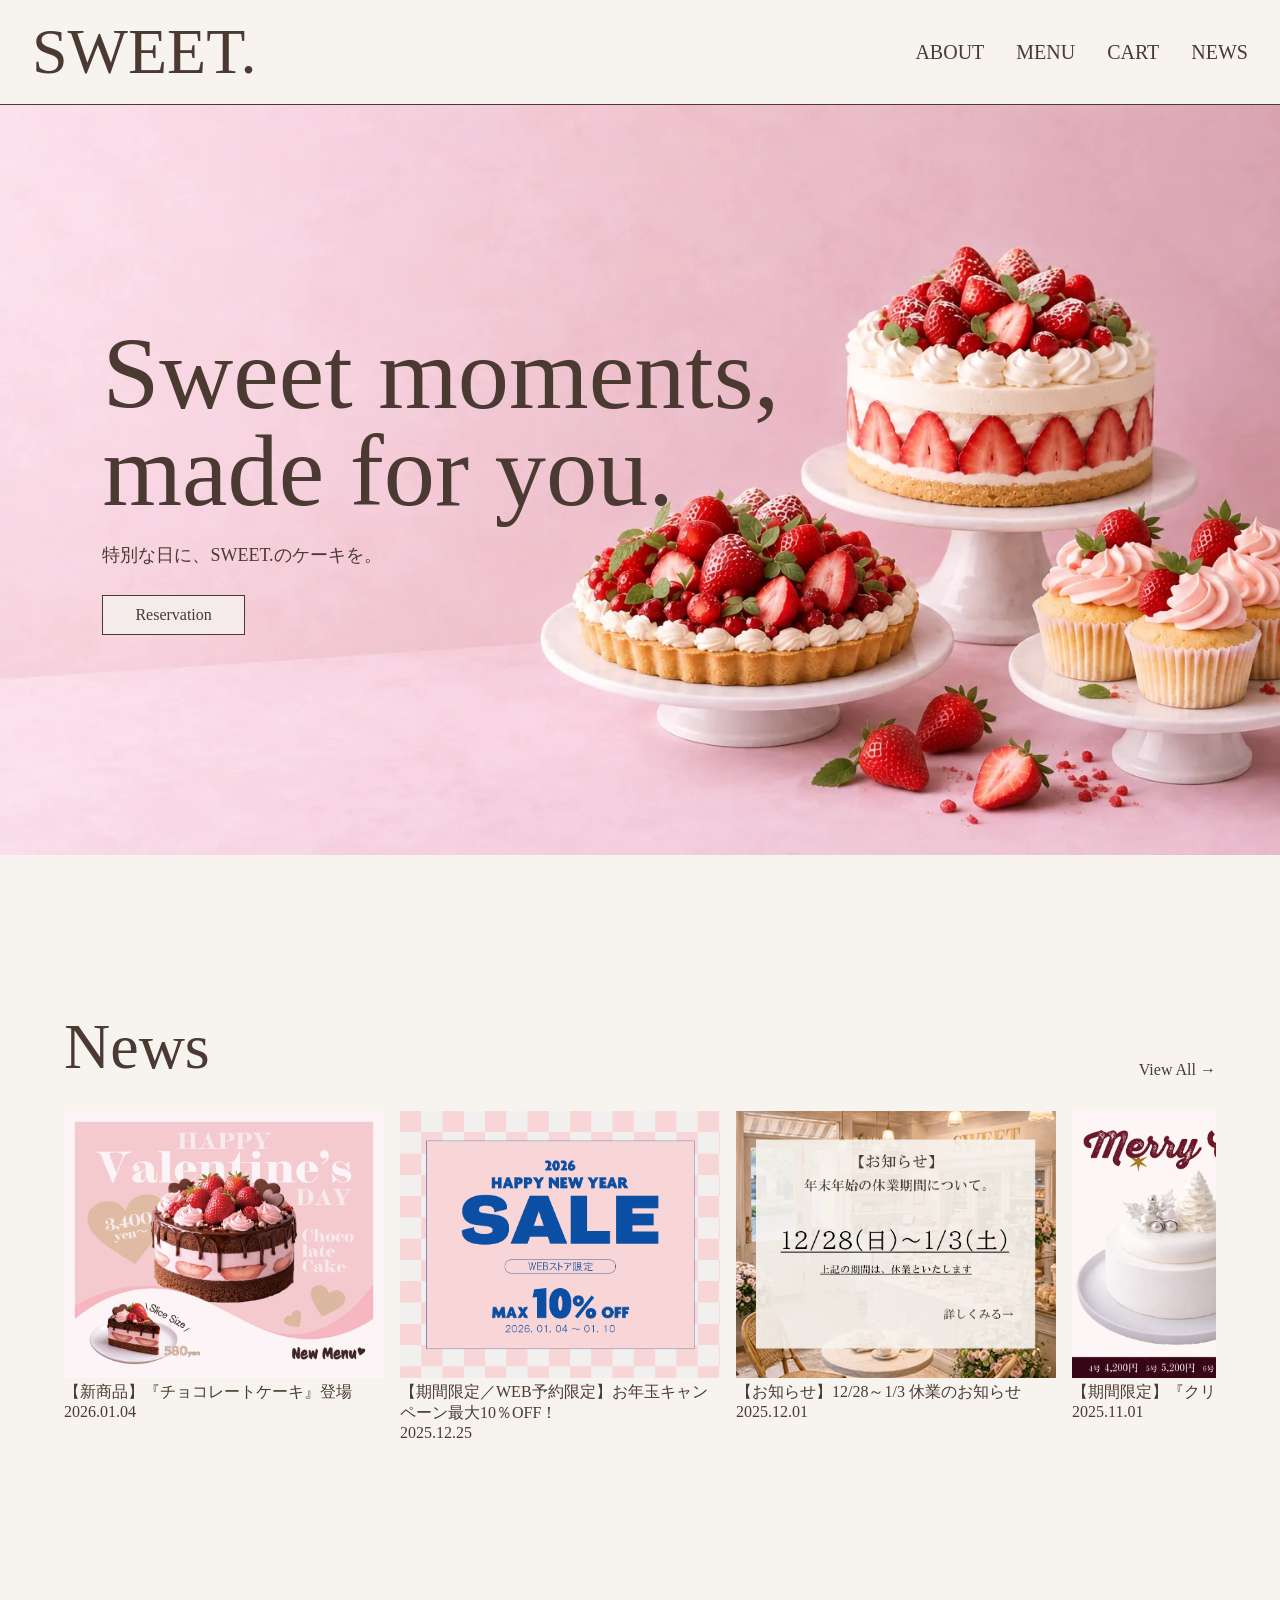
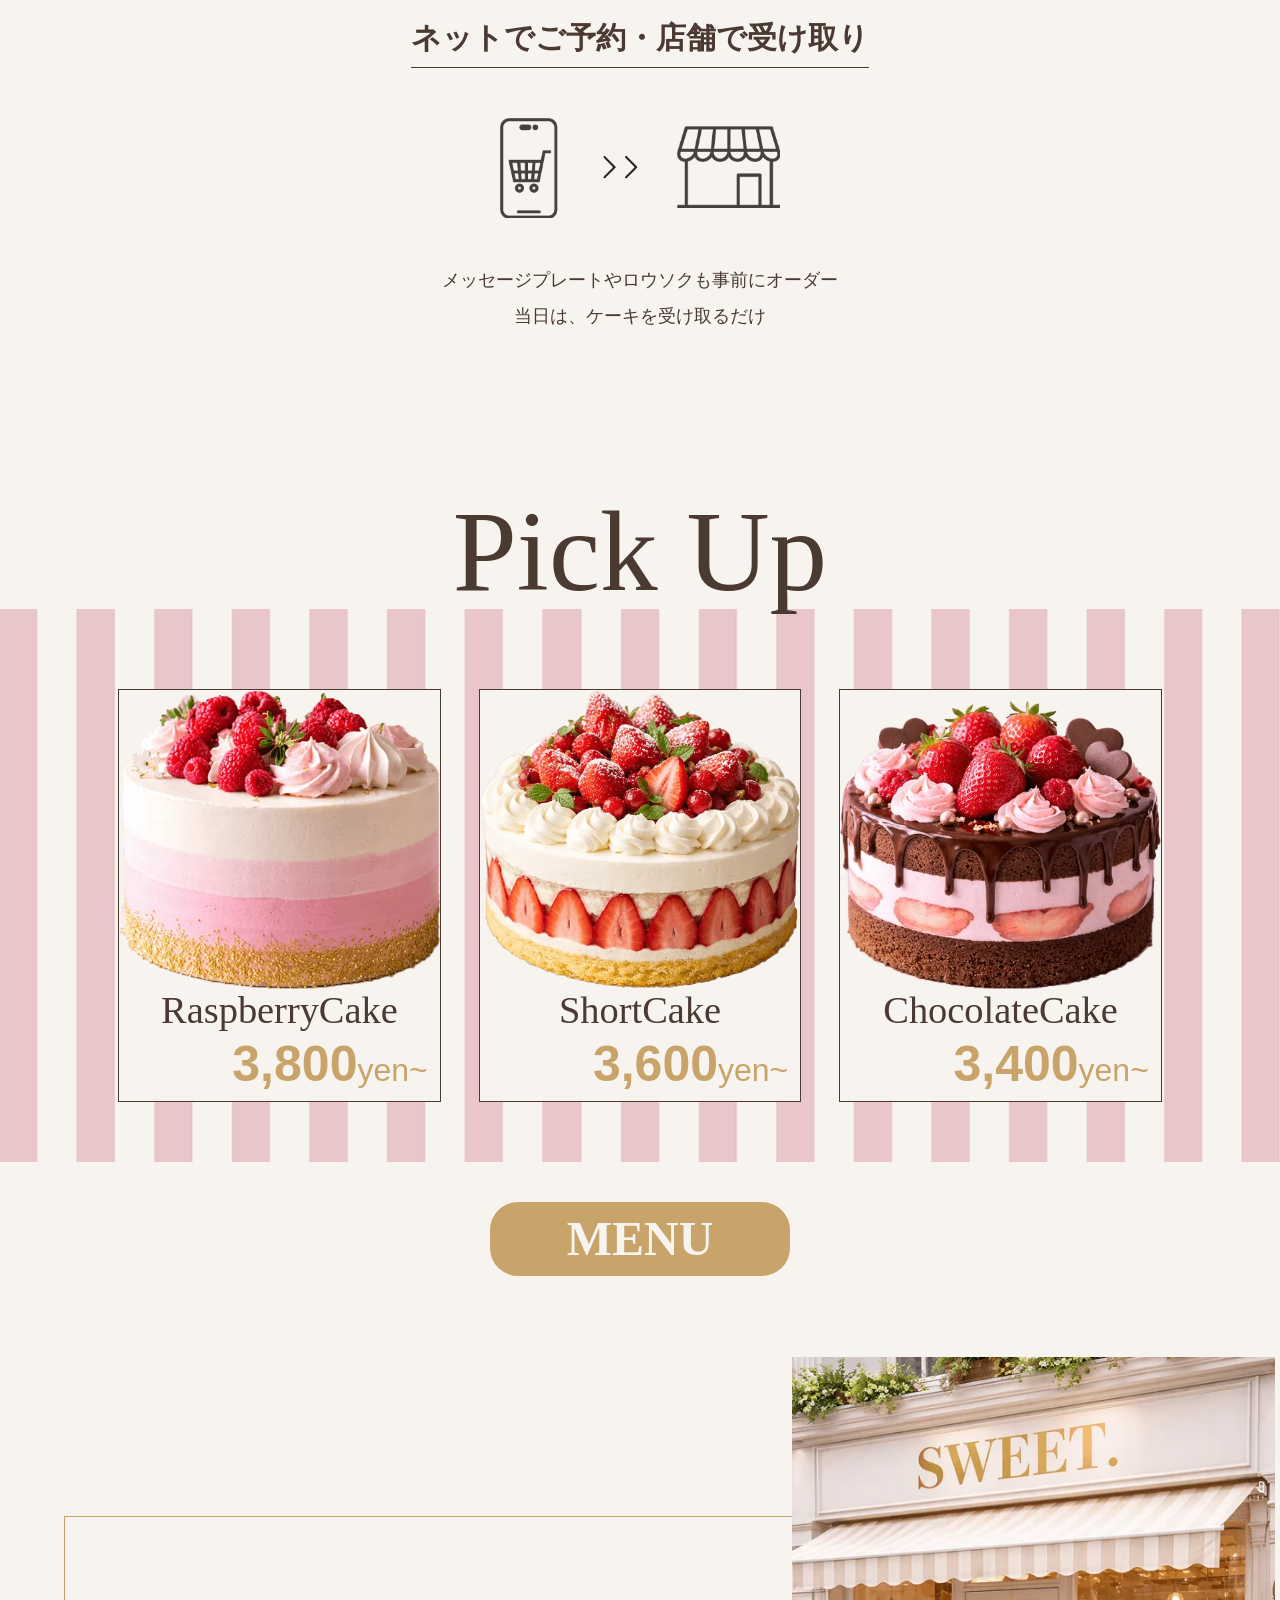
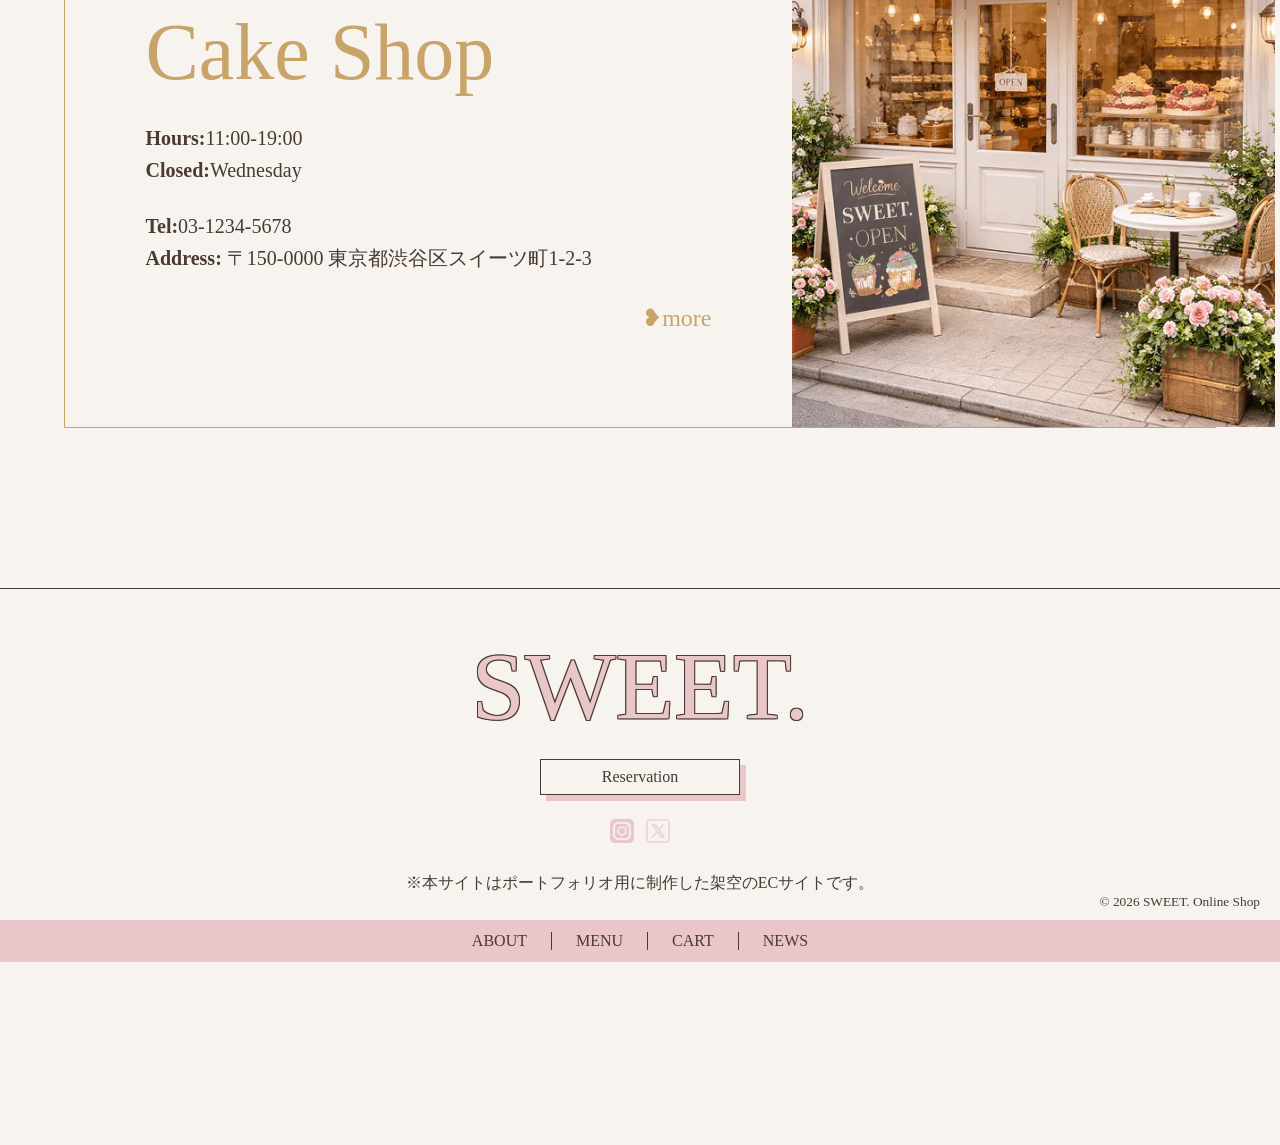
<file: docs/index.html>
<!DOCTYPE html>
<html lang="ja">

<head>
    <meta charset="UTF-8">
    <meta name="viewport" content="width=device-width, initial-scale=1.0">
    <title>SWEET. | Online Shop | Home</title>
    <link rel="stylesheet" href="css/style.css">
</head>

<body>
    <header>
        <a class="header-title" href="index.html">SWEET.</a>

        <div class="header-list">
            <nav>
                <ul>
                    <li><a href="about.html">ABOUT</a></li>
                    <li><a href="menu.html">MENU</a></li>
                    <li><a href="cart.html">CART</a></li>
                    <li><a href="news.html">NEWS</a></li>
                </ul>
            </nav>
        </div>
    </header>

    <main>
        <section class="hero">
            <div class="hero-sent">
                <h1>Sweet moments,<br>made for you.</h1>
                <p>特別な日に、SWEET.のケーキを。</p>
                <a href="menu.html">Reservation</a>
            </div>
        </section>

        <div class="home-content">
            <section class="index-news">
                <div class="section-title">
                    <h2>News</h2>
                    <a href="news.html">View All →</a>
                </div>

                <div id="news-page-topicks" class="index-news-topicks"></div>
            </section>

            <section class="online-shop">
                <h2>ネットでご予約・店舗で受け取り</h2>
                <img src="images/index/online-shop.webp" alt="ネットでご予約・店舗で受け取り">
                <p>
                    メッセージプレートやロウソクも事前にオーダー<br>
                    当日は、ケーキを受け取るだけ
                </p>
            </section>

            <section class="pick-up">
                <h2>Pick Up</h2>
                <div id="pick-up-box" class="pick-up-box"></div>
                <a class="menu-go" href="menu.html"><strong>MENU</strong></a>
            </section>

            <section class="cake-shop">
                <div class="cake-shop-box">
                    <h2>Cake Shop</h2>

                    <div class="cake-shop-sent">
                        <p>
                            <strong>Hours:</strong>11:00-19:00<br>
                            <strong>Closed:</strong>Wednesday
                        </p>

                        <p>
                            <strong>Tel:</strong>03-1234-5678<br>
                            <strong>Address:</strong>
                            〒150-0000 東京都渋谷区スイーツ町1-2-3
                        </p>
                    </div>

                    <a href="about.html">
                        ❥more
                    </a>
                </div>

                <img src="images/index/shop-out.webp" alt="お店の外観" class="cake-shop-img">
            </section>
        </div>
    </main>

    <footer>
        <section class="footer-main">
            <h2>SWEET.</h2>

            <div class="reservation-button">
                <a href="menu.html">Reservation</a>
            </div>

            <div class="sns">
                <img src="images/index/instagram.webp" alt="Instagram">
                <img src="images/index/x.webp" alt="X">
            </div>

            <p>※本サイトはポートフォリオ用に制作した架空のECサイトです。</p>

            <small>© 2026 SWEET. Online Shop</small>
        </section>

        <nav class="footer-nav">
            <a href="about.html">ABOUT</a>
            <a href="menu.html">MENU</a>
            <a href="cart.html">CART</a>
            <a href="news.html">NEWS</a>
        </nav>
    </footer>

    <script src="js/product.js"></script>
    <script src="js/news.js"></script>
    <script src="js/script.js"></script>

    <script>
        displayNews();
        displayPickUp();

        const hero = document.querySelector(".hero");

        window.addEventListener("scroll", () => {
            const scrollY = window.scrollY;
            const scale = Math.min(1 + scrollY / 2000, 1.2);

            hero.style.setProperty("--hero-scale", scale);
        });
    </script>
</body>

</html>
</file>
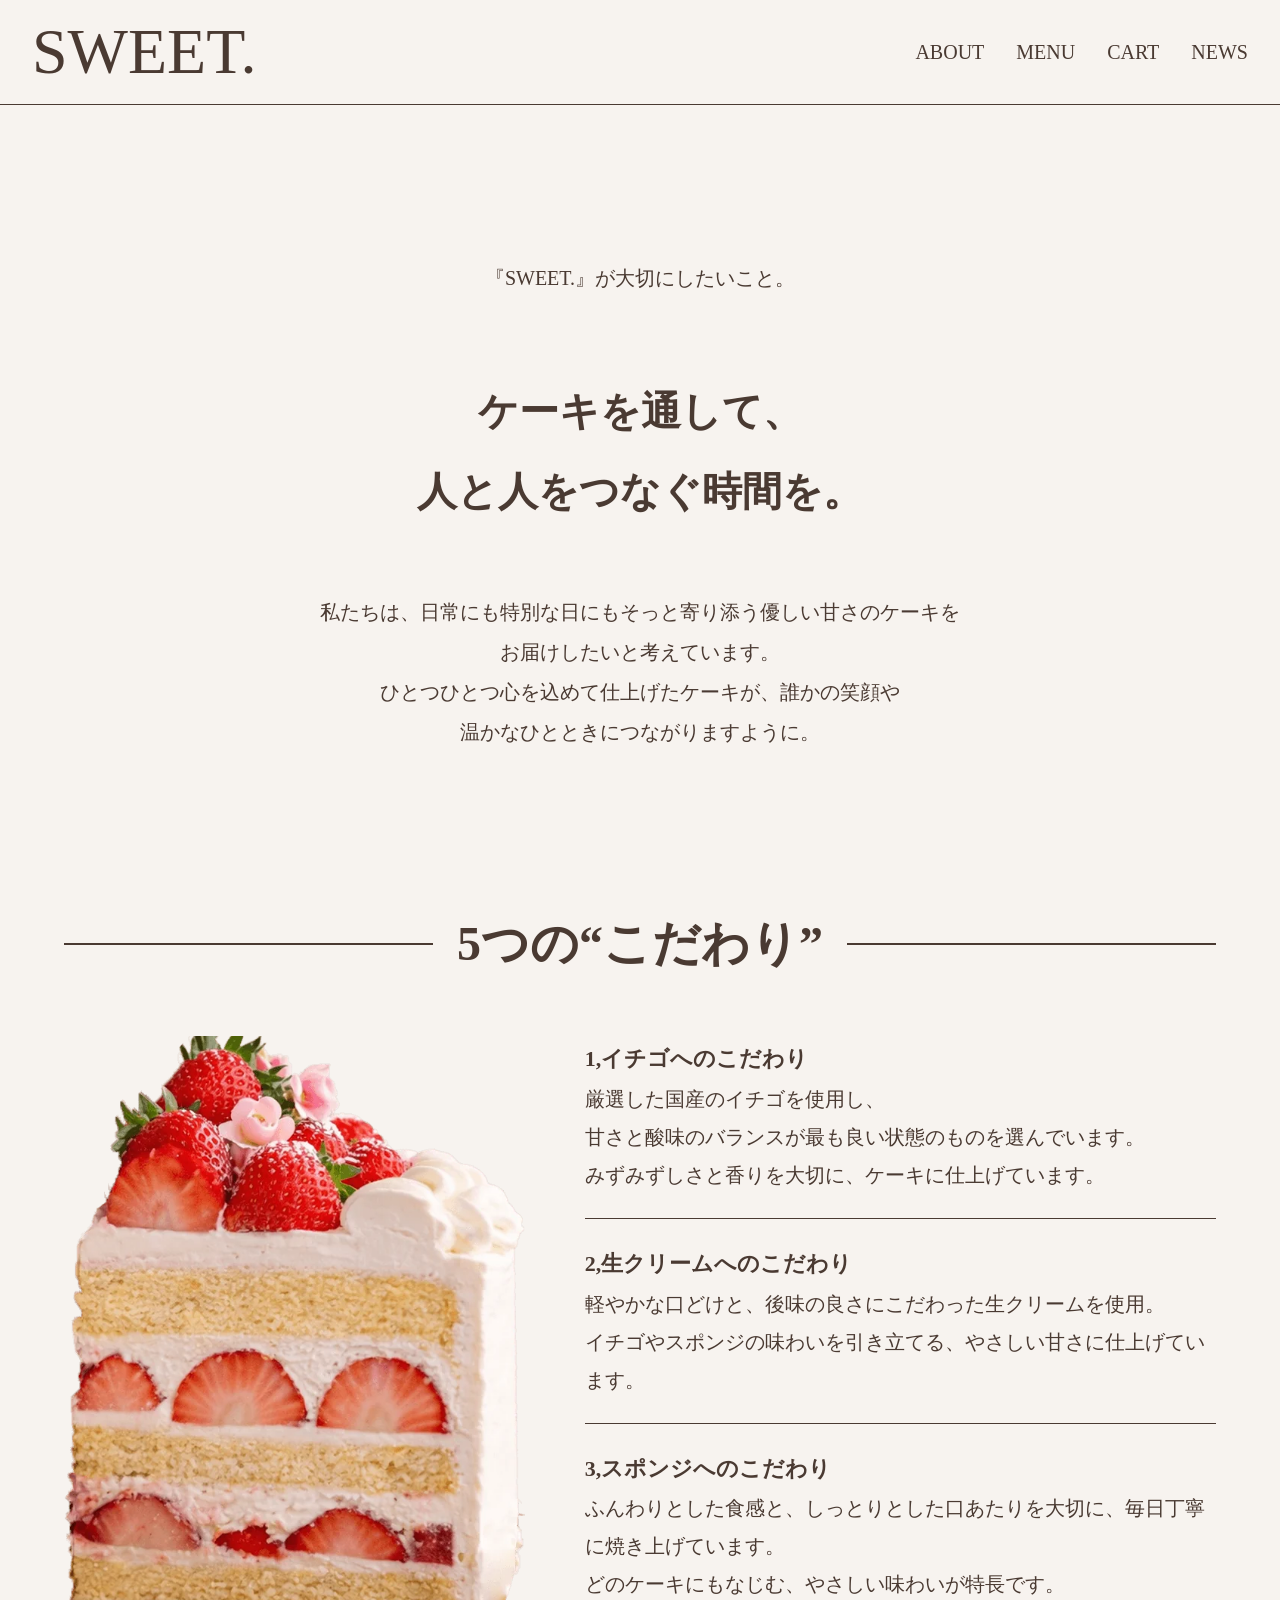
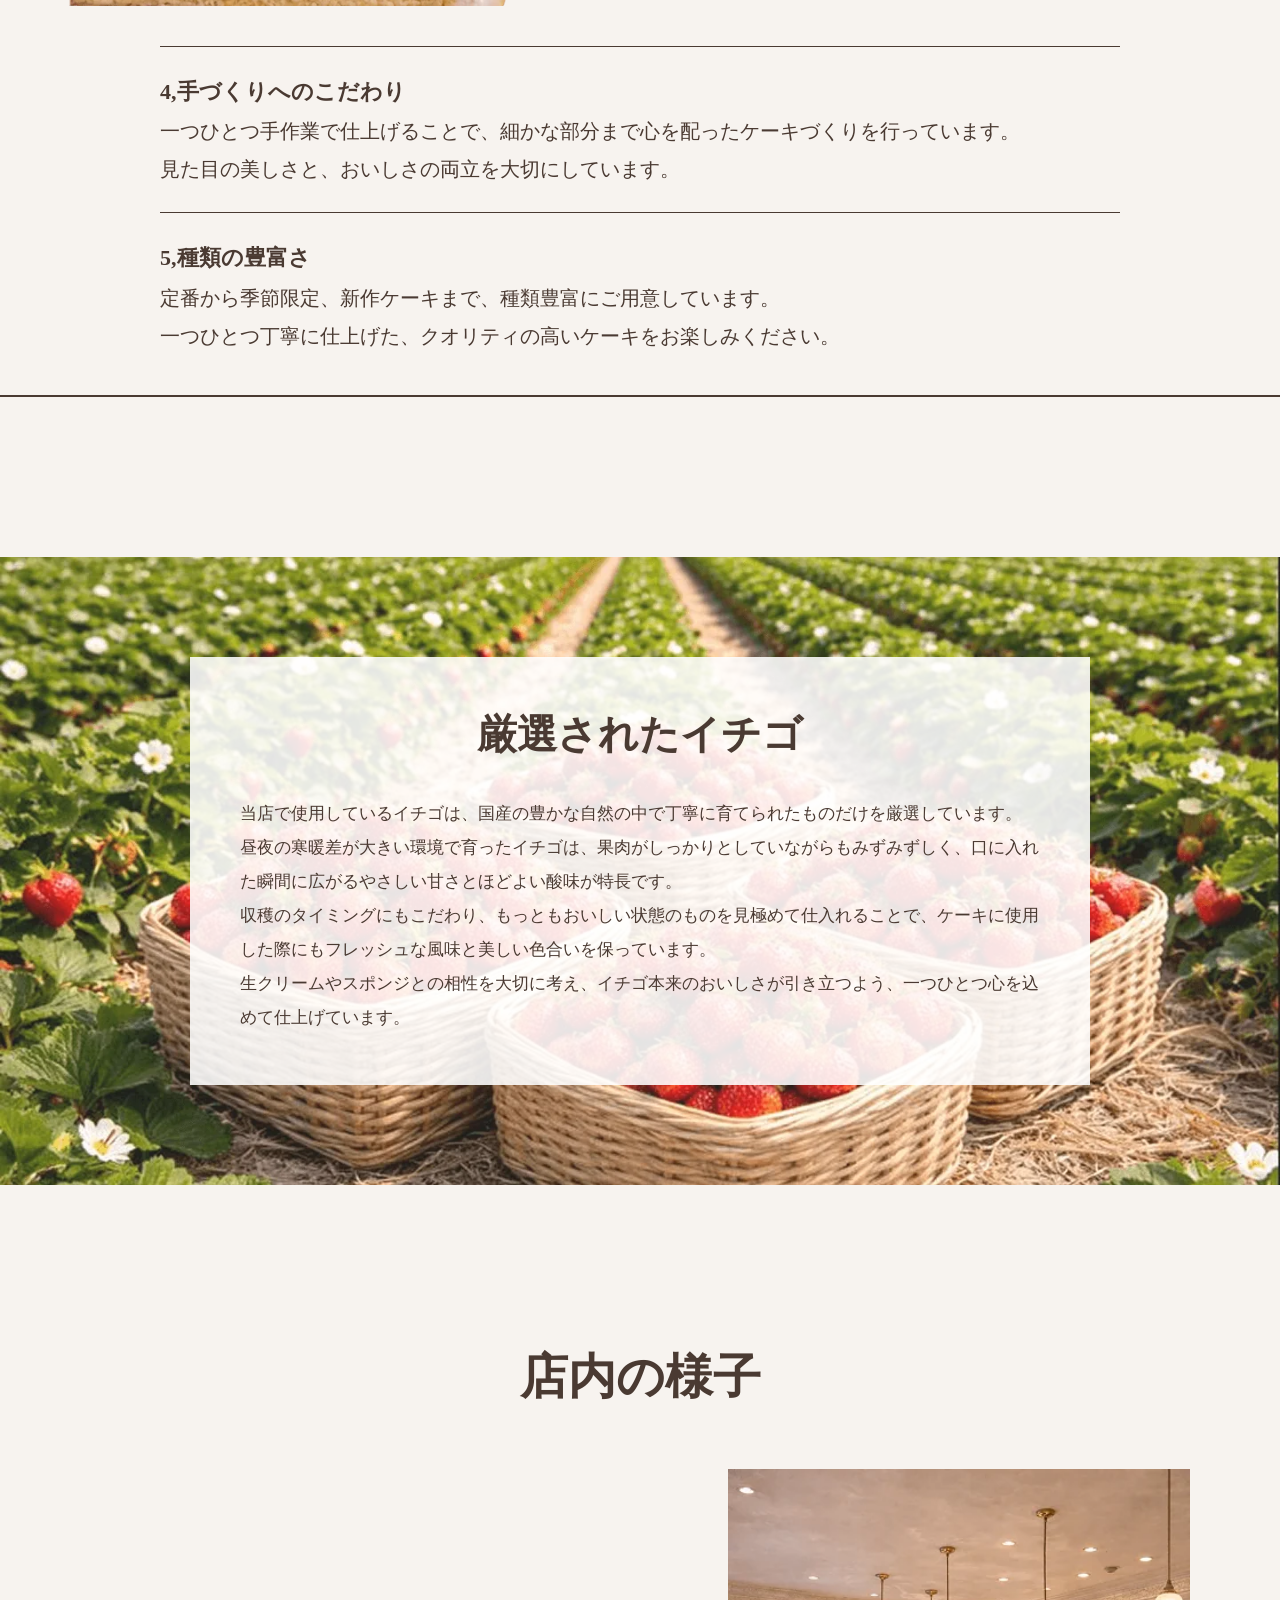
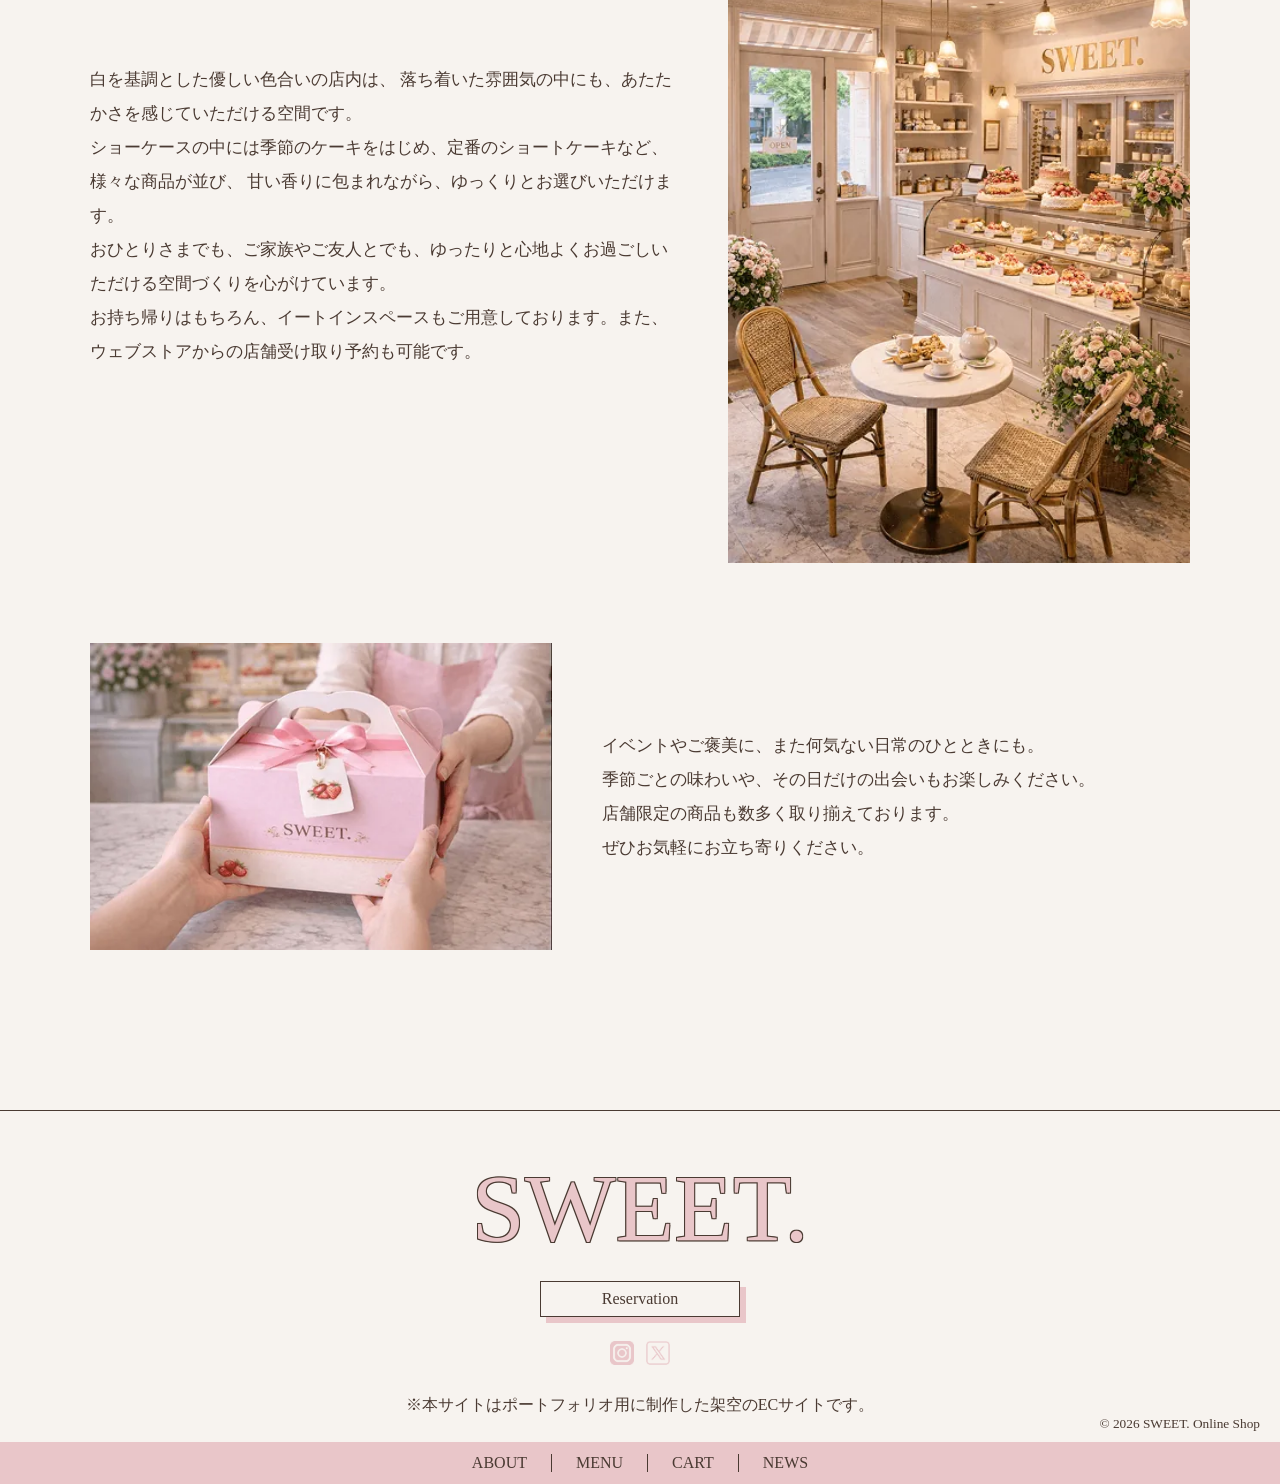
<file: docs/about.html>
<!DOCTYPE html>
<html lang="ja">

<head>
    <meta charset="UTF-8">
    <meta name="viewport" content="width=device-width, initial-scale=1.0">
    <title>SWEET. | Online Shop | About</title>
    <link rel="stylesheet" href="css/style.css">
</head>

<body>

    <header>
        <a class="header-title" href="index.html">SWEET.</a>

        <div class="header-list">
            <nav>
                <ul>
                    <li><a href="about.html">ABOUT</a></li>
                    <li><a href="menu.html">MENU</a></li>
                    <li><a href="cart.html">CART</a></li>
                    <li><a href="news.html">NEWS</a></li>
                </ul>
            </nav>
        </div>
    </header>

    <main>
        <p class="about-p">『SWEET.』が大切にしたいこと。</p>

        <section class="joshou">
            <p class="concept">
                ケーキを通して、<br>
                人と人をつなぐ時間を。
            </p>

            <p>
                私たちは、日常にも特別な日にもそっと寄り添う優しい甘さのケーキを<br>
                お届けしたいと考えています。<br>
                ひとつひとつ心を込めて仕上げたケーキが、誰かの笑顔や<br>
                温かなひとときにつながりますように。
            </p>
        </section>

        <section class="kodawari">
            <div class="kodawari-title">
                <div class="line-02"></div>
                <h2><strong>5つの“こだわり”</strong></h2>
                <div class="line-02"></div>
            </div>

            <div class="kodawari-box">
                <img src="images/about/shortcake-inside.webp" alt="ショートケーキの写真">
                <div class="kodawari-sent">
                    <p>
                        <strong>1,イチゴへのこだわり</strong><br>
                        厳選した国産のイチゴを使用し、<br>
                        甘さと酸味のバランスが最も良い状態のものを選んでいます。<br>
                        みずみずしさと香りを大切に、ケーキに仕上げています。
                    </p>
                    <div class="line"></div>
                    <p>
                        <strong>2,生クリームへのこだわり</strong><br>
                        軽やかな口どけと、後味の良さにこだわった生クリームを使用。<br>
                        イチゴやスポンジの味わいを引き立てる、やさしい甘さに仕上げています。
                    </p>
                    <div class="line"></div>
                    <p>
                        <strong>3,スポンジへのこだわり</strong><br>
                        ふんわりとした食感と、しっとりとした口あたりを大切に、毎日丁寧に焼き上げています。<br>
                        どのケーキにもなじむ、やさしい味わいが特長です。
                    </p>
                </div>
            </div>

            <div class="kodawari-sent kodawari-sent-02">
                <div class="line"></div>
                <p>
                    <strong>4,手づくりへのこだわり</strong><br>
                    一つひとつ手作業で仕上げることで、細かな部分まで心を配ったケーキづくりを行っています。<br>
                    見た目の美しさと、おいしさの両立を大切にしています。
                </p>
                <div class="line"></div>
                <p>
                    <strong>5,種類の豊富さ</strong><br>
                    定番から季節限定、新作ケーキまで、種類豊富にご用意しています。<br>
                    一つひとつ丁寧に仕上げた、クオリティの高いケーキをお楽しみください。
                </p>
            </div>

            <div class="line-02"></div>
        </section>

        <section class="ichigo">
            <div class="ichigo-box">
                <h2>厳選されたイチゴ</h2>
                <p>
                    当店で使用しているイチゴは、国産の豊かな自然の中で丁寧に育てられたものだけを厳選しています。<br>
                    昼夜の寒暖差が大きい環境で育ったイチゴは、果肉がしっかりとしていながらもみずみずしく、口に入れた瞬間に広がるやさしい甘さとほどよい酸味が特長です。<br>
                    収穫のタイミングにもこだわり、もっともおいしい状態のものを見極めて仕入れることで、ケーキに使用した際にもフレッシュな風味と美しい色合いを保っています。<br>
                    生クリームやスポンジとの相性を大切に考え、イチゴ本来のおいしさが引き立つよう、一つひとつ心を込めて仕上げています。
                </p>
            </div>
        </section>

        <section class="yousu">
            <h2>店内の様子</h2>

            <div class="yousu-box">
                <div class="yousu-sent">
                    <p>
                        白を基調とした優しい色合いの店内は、
                        落ち着いた雰囲気の中にも、あたたかさを感じていただける空間です。<br>
                        ショーケースの中には季節のケーキをはじめ、定番のショートケーキなど、様々な商品が並び、
                        甘い香りに包まれながら、ゆっくりとお選びいただけます。<br>
                        おひとりさまでも、ご家族やご友人とでも、ゆったりと心地よくお過ごしいただける空間づくりを心がけています。<br>
                        お持ち帰りはもちろん、イートインスペースもご用意しております。また、ウェブストアからの店舗受け取り予約も可能です。
                    </p>
                    <img src="images/about/shop-in.webp" alt="店内の写真">
                </div>

                <div class="yousu-sent">
                    <img src="images/about/shop-present.webp" alt="商品受け渡しの写真">
                    <p>
                        イベントやご褒美に、また何気ない日常のひとときにも。<br>
                        季節ごとの味わいや、その日だけの出会いもお楽しみください。<br>
                        店舗限定の商品も数多く取り揃えております。<br>
                        ぜひお気軽にお立ち寄りください。
                    </p>
                </div>
            </div>
        </section>
    </main>

    <footer>
        <section class="footer-main">
            <h2>SWEET.</h2>

            <div class="reservation-button">
                <a href="menu.html">Reservation</a>
            </div>

            <div class="sns">
                <img src="images/index/instagram.webp" alt="Instagram">
                <img src="images/index/x.webp" alt="X">
            </div>

            <p>※本サイトはポートフォリオ用に制作した架空のECサイトです。</p>

            <small>© 2026 SWEET. Online Shop</small>
        </section>

        <nav class="footer-nav">
            <a href="about.html">ABOUT</a>
            <a href="menu.html">MENU</a>
            <a href="cart.html">CART</a>
            <a href="news.html">NEWS</a>
        </nav>
    </footer>
</body>

</html>
</file>
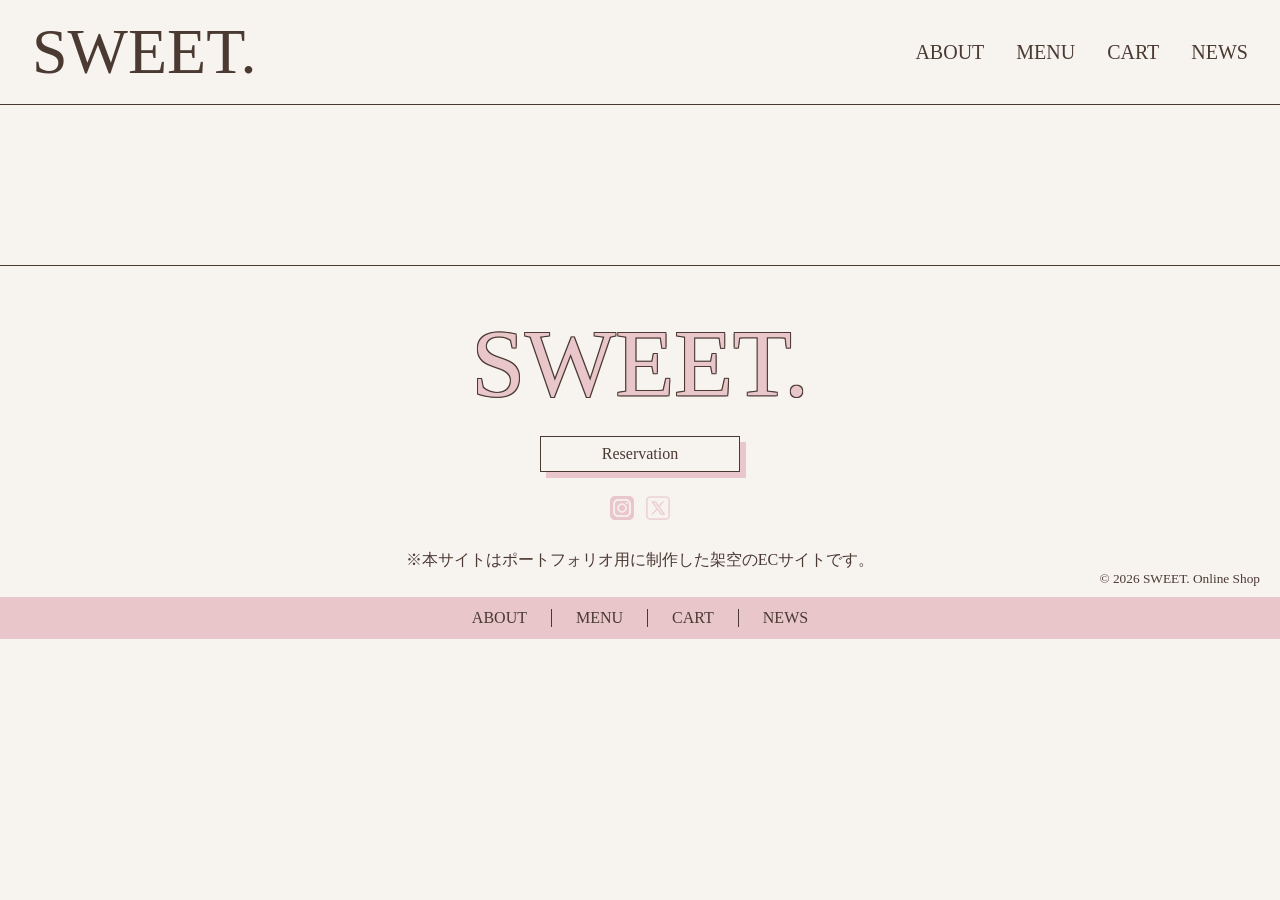
<file: docs/article.html>
<!DOCTYPE html>
<html lang="ja">

<head>
    <meta charset="UTF-8">
    <meta name="viewport" content="width=device-width, initial-scale=1.0">
    <title>SWEET. | Online Shop | News</title>
    <link rel="stylesheet" href="css/style.css">
</head>

<body>

    <header>
        <a class="header-title" href="index.html">SWEET.</a>

        <div class="header-list">
            <nav>
                <ul>
                    <li><a href="about.html">ABOUT</a></li>
                    <li><a href="menu.html">MENU</a></li>
                    <li><a href="cart.html">CART</a></li>
                    <li><a href="news.html">NEWS</a></li>
                </ul>
            </nav>
        </div>
    </header>

    <main>

        <div id="news-article" class="news-article"></div>

    </main>

    <footer>
        <section class="footer-main">
            <h2>SWEET.</h2>

            <div class="reservation-button">
                <a href="menu.html">Reservation</a>
            </div>

            <div class="sns">
                <img src="images/index/instagram.webp" alt="Instagram">
                <img src="images/index/x.webp" alt="X">
            </div>

            <p>※本サイトはポートフォリオ用に制作した架空のECサイトです。</p>

            <small>© 2026 SWEET. Online Shop</small>
        </section>

        <nav class="footer-nav">
            <a href="about.html">ABOUT</a>
            <a href="menu.html">MENU</a>
            <a href="cart.html">CART</a>
            <a href="news.html">NEWS</a>
        </nav>
    </footer>

    <script src="js/news.js"></script>
    <script src="js/script.js"></script>

    <script>
        const params = new URLSearchParams(window.location.search);
        const id = params.get("id");

        displayNewsDetail(id);

        const backBtn = document.getElementById("back-btn");
        backBtn.addEventListener("click", () => {
            history.back();
        });
    </script>

</body>

</html>
</file>
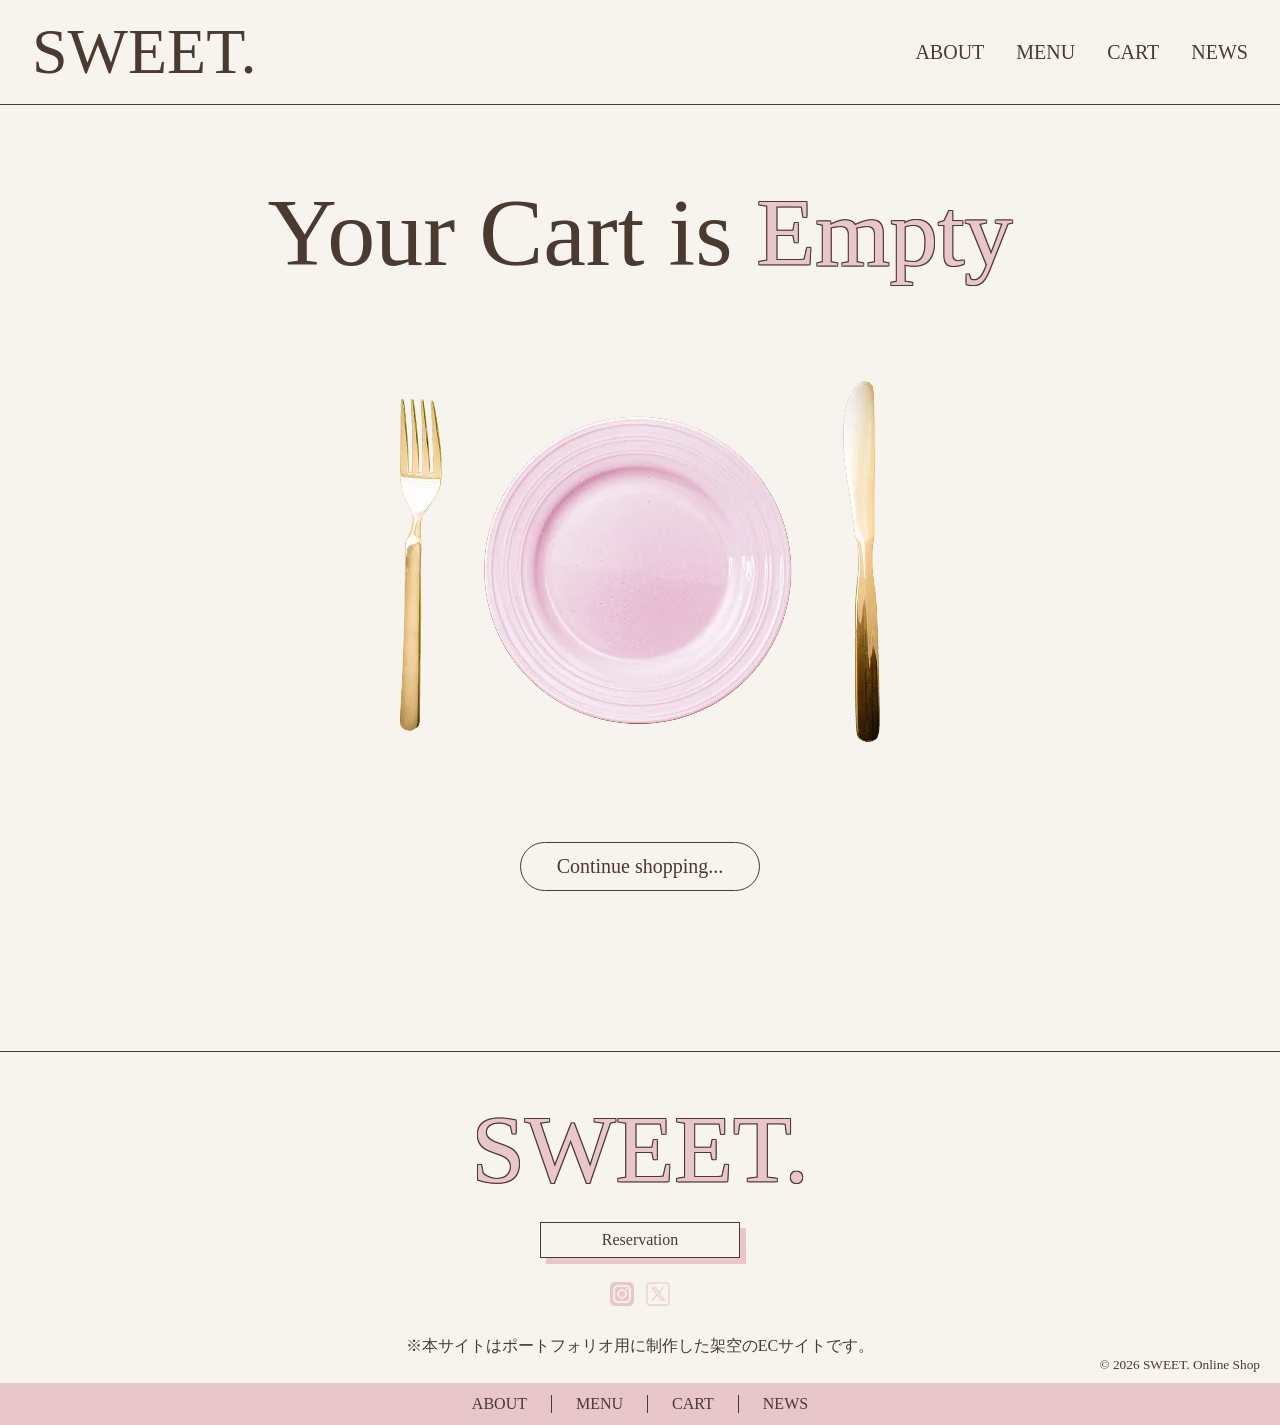
<file: docs/cart.html>
<!DOCTYPE html>
<html lang="ja">

<head>
    <meta charset="UTF-8">
    <meta name="viewport" content="width=device-width, initial-scale=1.0">
    <title>SWEET. | Online Shop | Cart</title>
    <link rel="stylesheet" href="css/style.css">
</head>

<body>
    <header>
        <a class="header-title" href="index.html">SWEET.</a>

        <div class="header-list">
            <nav>
                <ul>
                    <li><a href="about.html">ABOUT</a></li>
                    <li><a href="menu.html">MENU</a></li>
                    <li><a href="cart.html">CART</a></li>
                    <li><a href="news.html">NEWS</a></li>
                </ul>
            </nav>
        </div>
    </header>

    <main>
        <div id="cart-page-emp" class="cart-page-emp hide">
            <h1>Your Cart is <span>Empty</span></h1>
            <img src="images/cart/plate.webp" alt="空のプレート">

            <a href="menu.html">Continue shopping...</a>
        </div>

        <div id="cart-page" class="cart-page hide">
            <h1 class="cart-title">Cart</h1>

            <section class="cart-table">
                <div class="orderlist">
                    <p>Product Details</p>
                    <p>size</p>
                    <p>Quantity</p>
                    <p>Price</p>
                    <p>Total</p>
                </div>

                <div id="cart-area" class="cart-area"></div>

                <div class="cart-total">
                    <div class="total-box">
                        <h2>Total</h2>
                        <strong>￥<span id="total">0</span></strong>
                    </div>
                    <div class="line-02"></div>
                </div>

                <div class="line cart-line"></div>

                <div class="cart-pay">
                    <h2>Payment Method</h2>

                    <form>
                        <label>
                            <input type="radio" name="paytype" required>
                            クレジットカード
                        </label>
                        <label>
                            <input type="radio" name="paytype">
                            PuiPui
                        </label>
                        <label>
                            <input type="radio" name="paytype">
                            銀行振込
                        </label>
                    </form>
                </div>

                <div class="line"></div>
                <button id="back-btn" class="back-btn">↼Back</button>
            </section>

            <button id="order-btn" class="cart-order" type="button">Place Order</button>
        </div>
    </main>

    <footer>
        <section class="footer-main">
            <h2>SWEET.</h2>

            <div class="reservation-button">
                <a href="menu.html">Reservation</a>
            </div>

            <div class="sns">
                <img src="images/index/instagram.webp" alt="Instagram">
                <img src="images/index/x.webp" alt="X">
            </div>

            <p>※本サイトはポートフォリオ用に制作した架空のECサイトです。</p>

            <small>© 2026 SWEET. Online Shop</small>
        </section>

        <nav class="footer-nav">
            <a href="about.html">ABOUT</a>
            <a href="menu.html">MENU</a>
            <a href="cart.html">CART</a>
            <a href="news.html">NEWS</a>
        </nav>
    </footer>

    <script src="js/product.js"></script>
    <script src="js/script.js"></script>

    <script>
        displayCartPage();

        const backBtn = document.getElementById("back-btn");
        backBtn.addEventListener("click", () => {
            history.back();
        });
    </script>

</body>

</html>
</file>
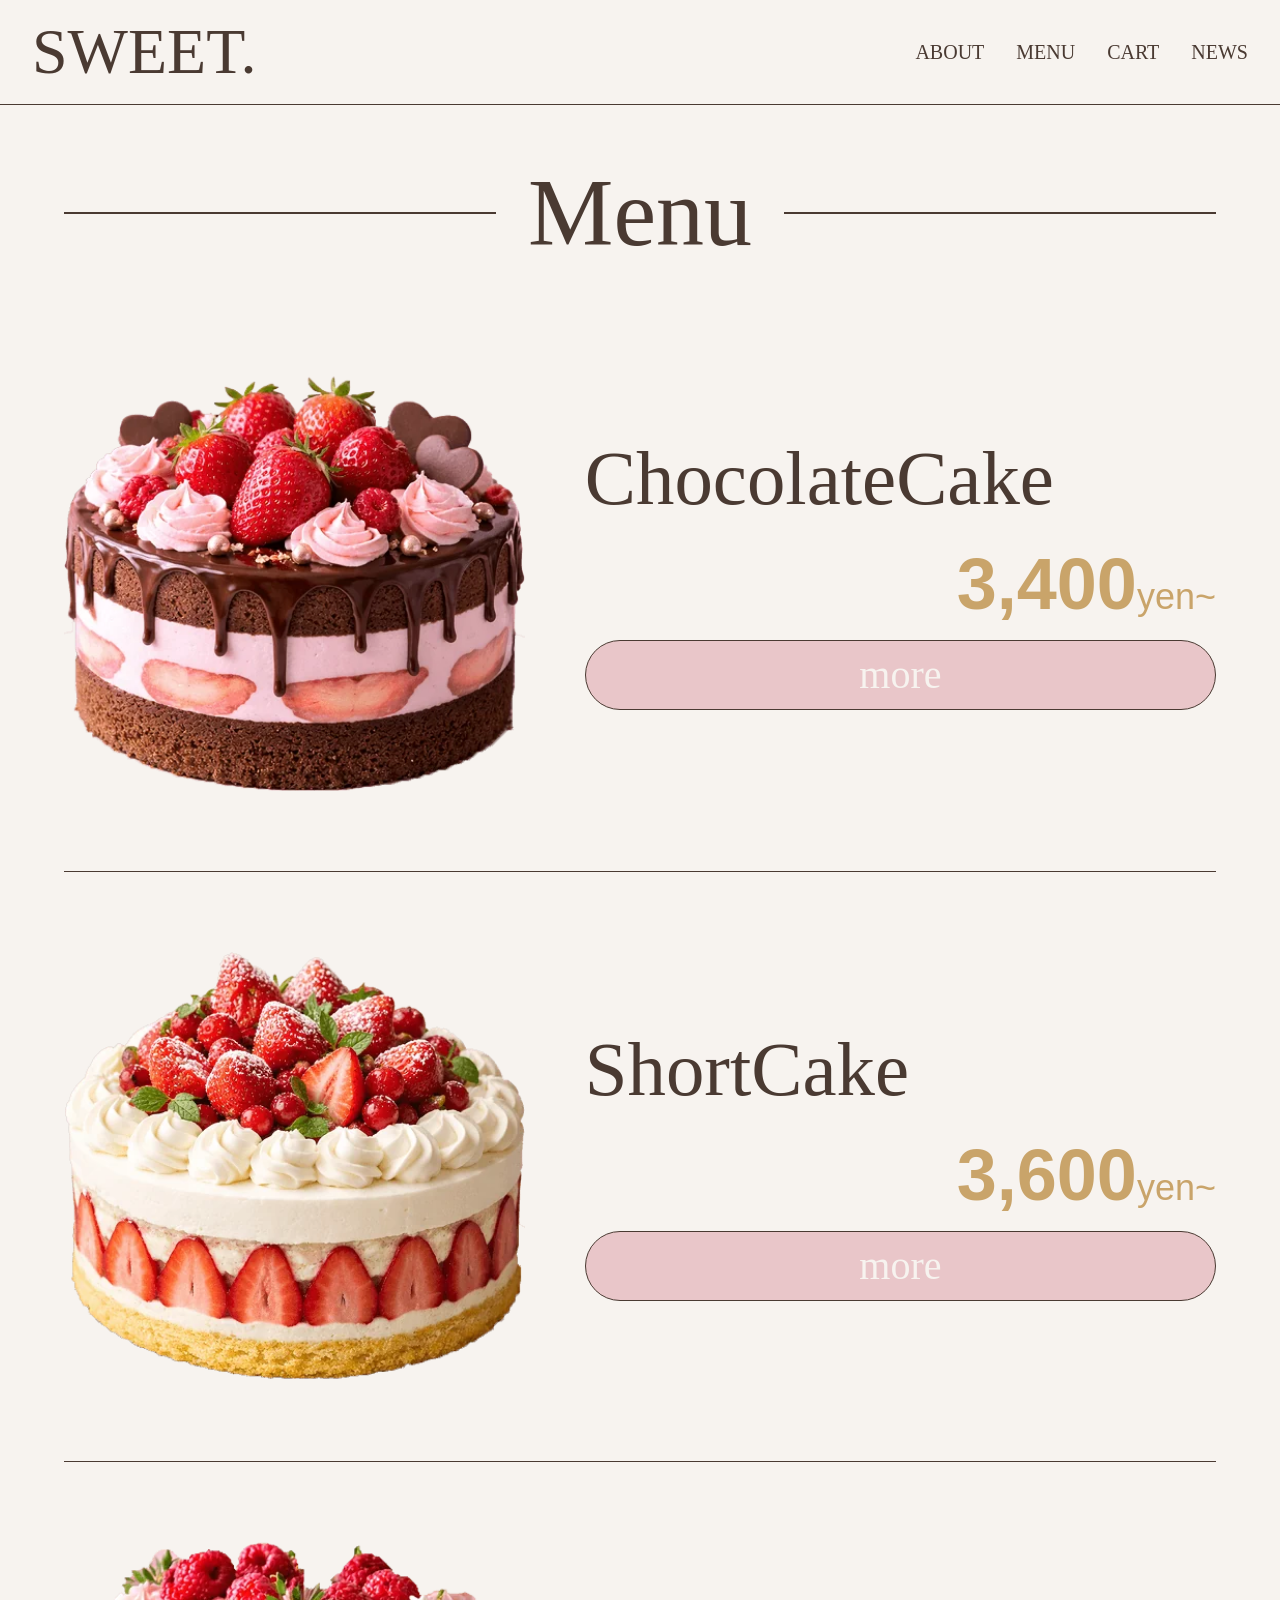
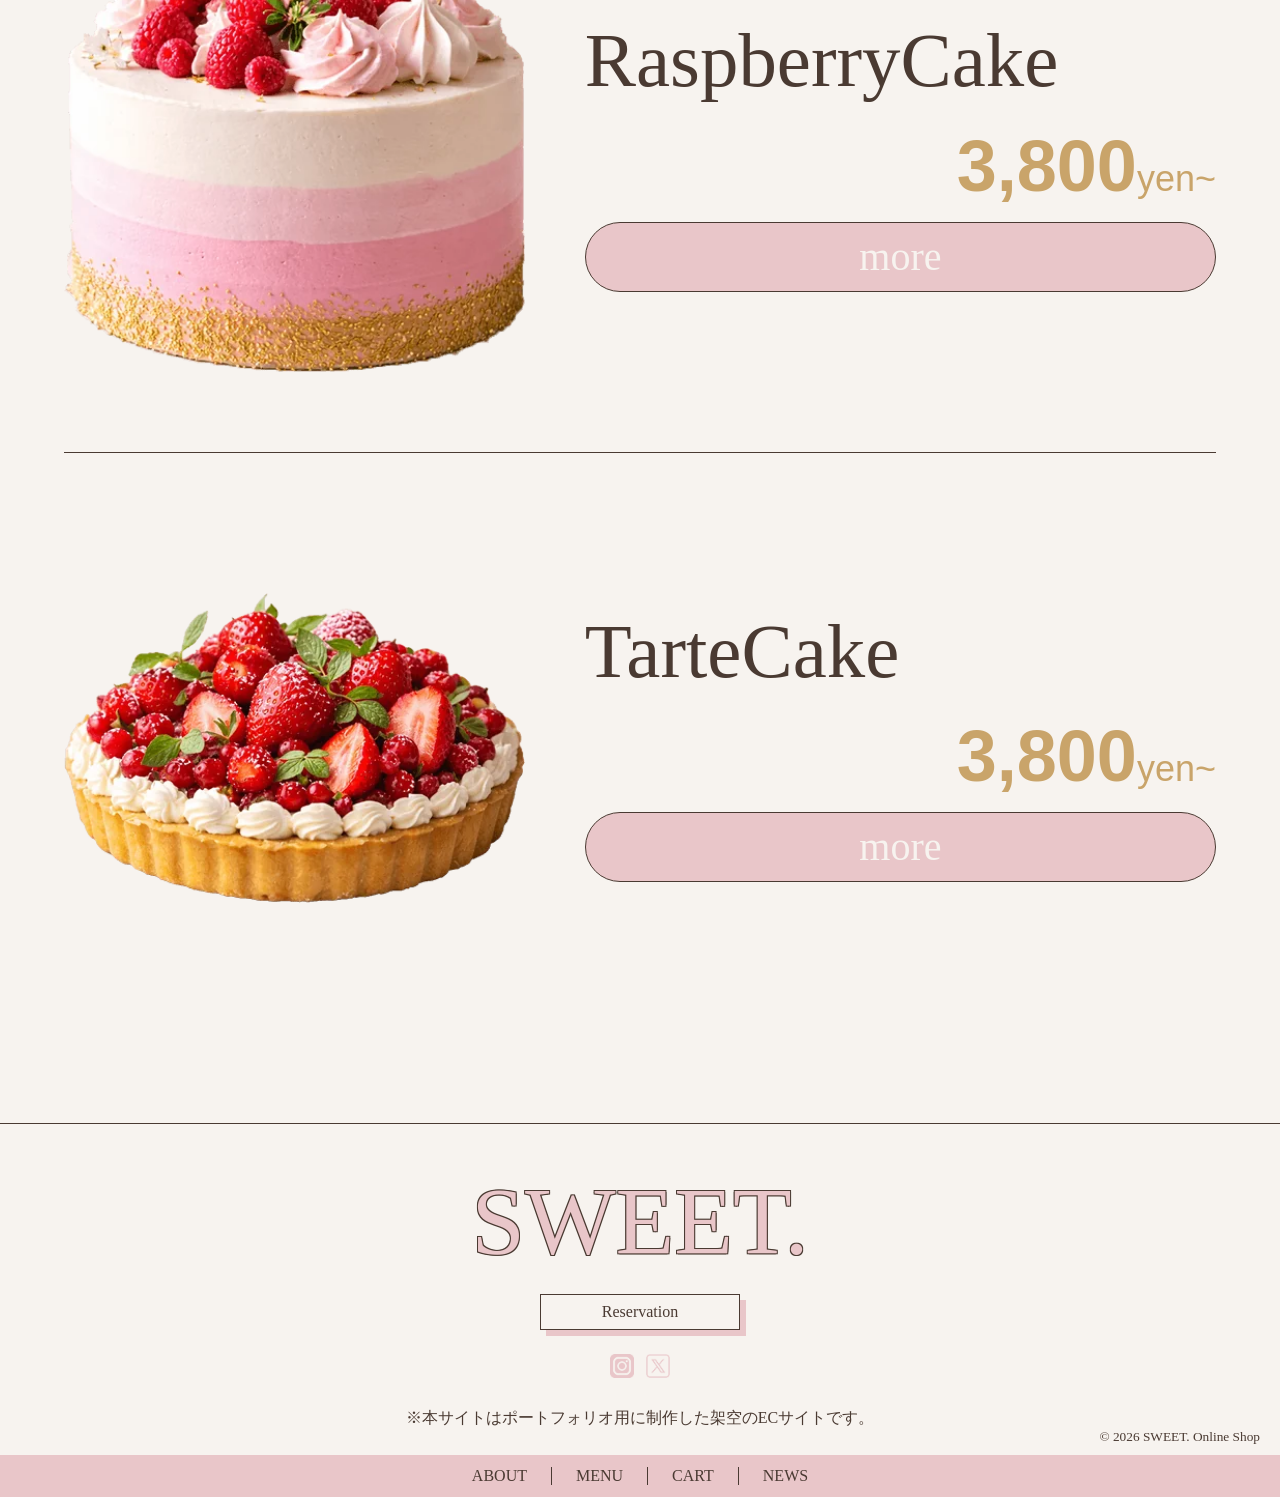
<file: docs/menu.html>
<!DOCTYPE html>
<html lang="ja">

<head>
    <meta charset="UTF-8">
    <meta name="viewport" content="width=device-width, initial-scale=1.0">
    <title>SWEET. | Online Shop | Menu</title>
    <link rel="stylesheet" href="css/style.css">
</head>

<body>
    <header>
        <a class="header-title" href="index.html">SWEET.</a>

        <div class="header-list">
            <nav>
                <ul>
                    <li><a href="about.html">ABOUT</a></li>
                    <li><a href="menu.html">MENU</a></li>
                    <li><a href="cart.html">CART</a></li>
                    <li><a href="news.html">NEWS</a></li>
                </ul>
            </nav>
        </div>
    </header>

    <main>

        <section class="menu-page">
            <div class="menu-title">
                <div class="line-02"></div>
                <h1>Menu</h1>
                <div class="line-02"></div>
            </div>

            <div class="item-list" id="item-list"></div>
        </section>

    </main>

    <footer>
        <section class="footer-main">
            <h2>SWEET.</h2>

            <div class="reservation-button">
                <a href="menu.html">Reservation</a>
            </div>

            <div class="sns">
                <img src="images/index/instagram.webp" alt="Instagram">
                <img src="images/index/x.webp" alt="X">
            </div>

            <p>※本サイトはポートフォリオ用に制作した架空のECサイトです。</p>

            <small>© 2026 SWEET. Online Shop</small>
        </section>

        <nav class="footer-nav">
            <a href="about.html">ABOUT</a>
            <a href="menu.html">MENU</a>
            <a href="cart.html">CART</a>
            <a href="news.html">NEWS</a>
        </nav>
    </footer>

    <script src="js/product.js"></script>
    <script src="js/script.js"></script>

    <script>
        displayProducts();
    </script>

</body>

</html>
</file>
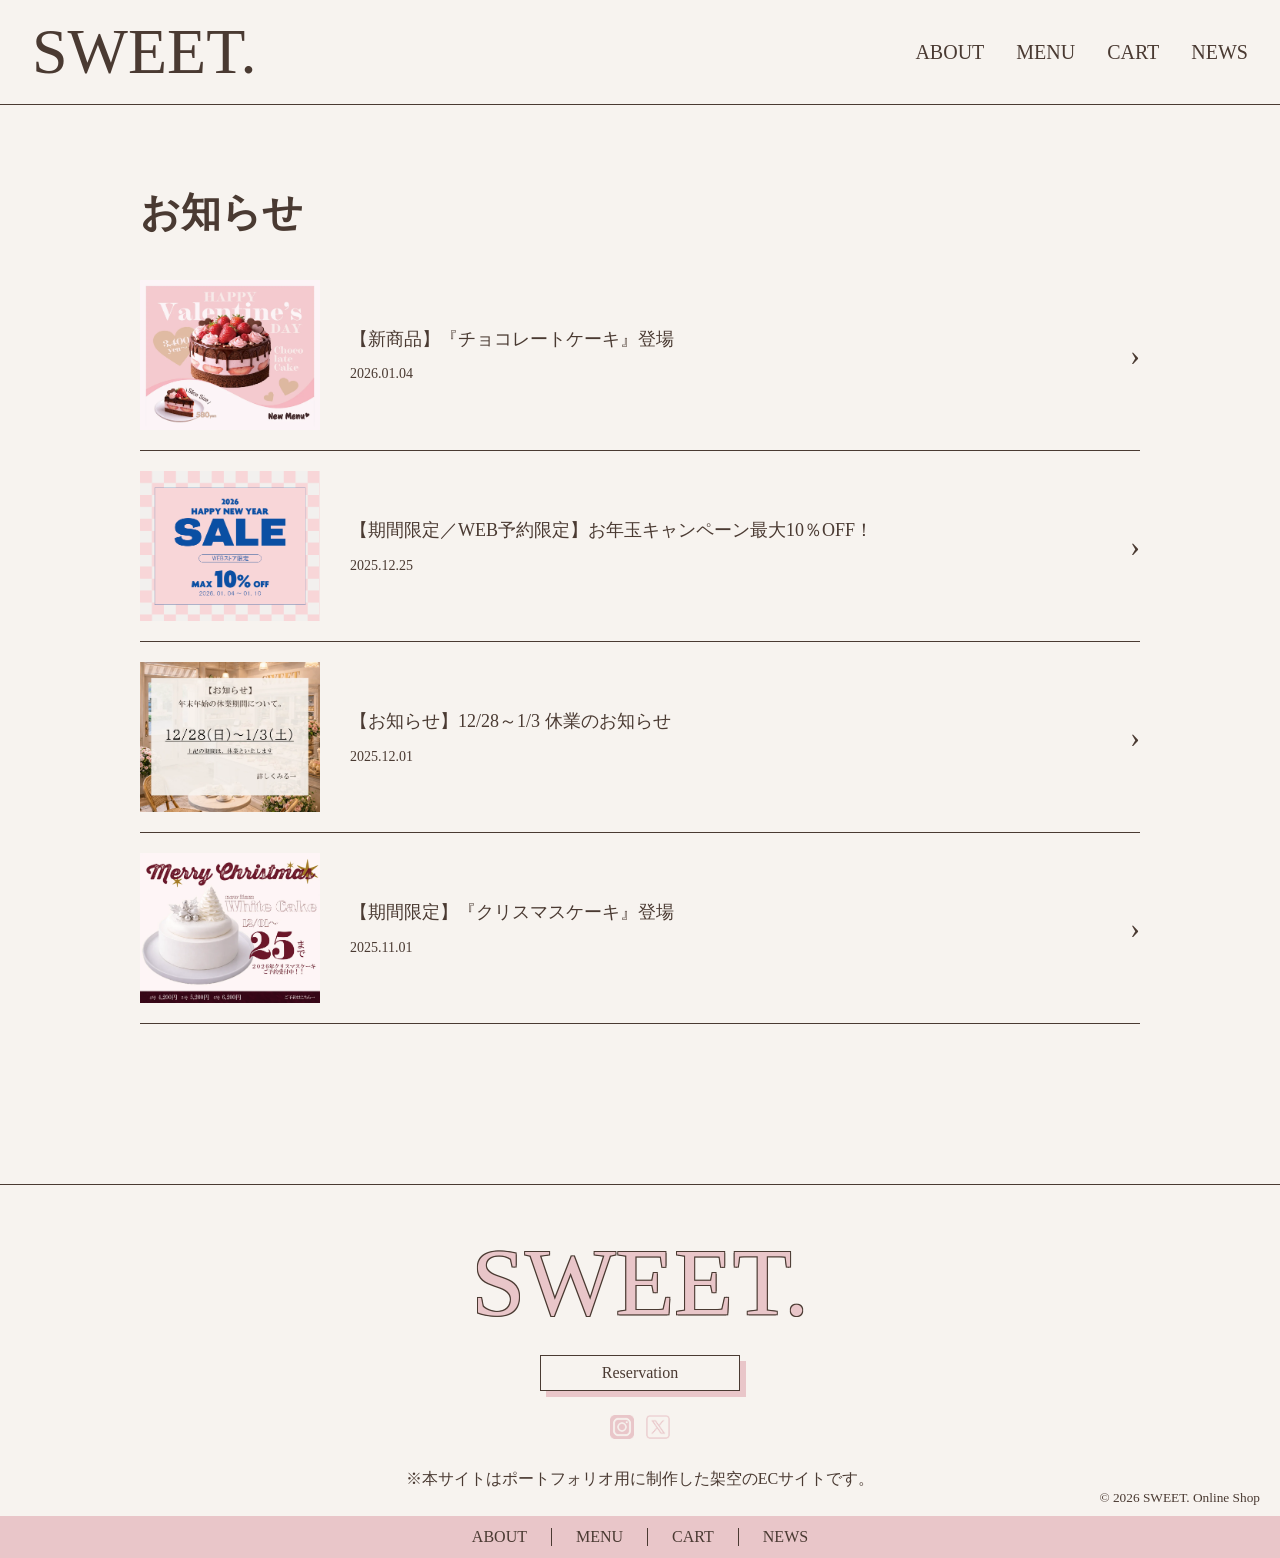
<file: docs/news.html>
<!DOCTYPE html>
<html lang="ja">

<head>
    <meta charset="UTF-8">
    <meta name="viewport" content="width=device-width, initial-scale=1.0">
    <title>SWEET. | Online Shop | News</title>
    <link rel="stylesheet" href="css/style.css">
</head>

<body>
    <header>
        <a class="header-title" href="index.html">SWEET.</a>

        <div class="header-list">
            <nav>
                <ul>
                    <li><a href="about.html">ABOUT</a></li>
                    <li><a href="menu.html">MENU</a></li>
                    <li><a href="cart.html">CART</a></li>
                    <li><a href="news.html">NEWS</a></li>
                </ul>
            </nav>
        </div>
    </header>

    <main>
        <h1 class="news-page-title">お知らせ</h1>
        <div id="news-page-topicks" class="news-page-topicks"></div>
    </main>

    <footer>
        <section class="footer-main">
            <h2>SWEET.</h2>

            <div class="reservation-button">
                <a href="menu.html">Reservation</a>
            </div>

            <div class="sns">
                <img src="images/index/instagram.webp" alt="Instagram">
                <img src="images/index/x.webp" alt="X">
            </div>

            <p>※本サイトはポートフォリオ用に制作した架空のECサイトです。</p>

            <small>© 2026 SWEET. Online Shop</small>
        </section>

        <nav class="footer-nav">
            <a href="about.html">ABOUT</a>
            <a href="menu.html">MENU</a>
            <a href="cart.html">CART</a>
            <a href="news.html">NEWS</a>
        </nav>
    </footer>

    <script src="js/news.js"></script>
    <script src="js/script.js"></script>

    <script>
        displayNews();
    </script>

</body>

</html>
</file>
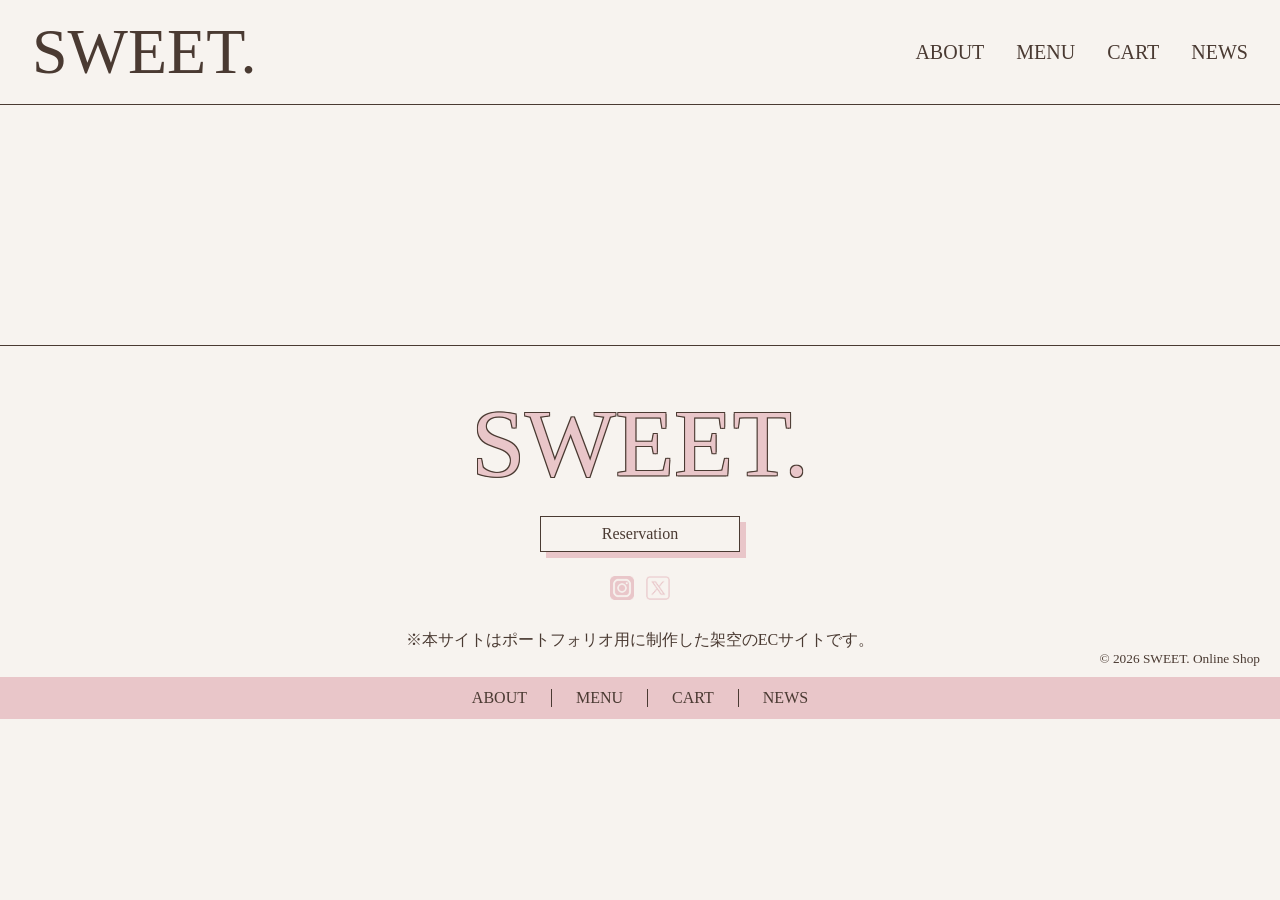
<file: docs/product.html>
<!DOCTYPE html>
<html lang="ja">

<head>
    <meta charset="UTF-8">
    <meta name="viewport" content="width=device-width, initial-scale=1.0">
    <title>SWEET. | Online Shop | Product</title>
    <link rel="stylesheet" href="css/style.css">
</head>

<body>
    <header>
        <a class="header-title" href="index.html">SWEET.</a>

        <div class="header-list">
            <nav>
                <ul>
                    <li><a href="about.html">ABOUT</a></li>
                    <li><a href="menu.html">MENU</a></li>
                    <li><a href="cart.html">CART</a></li>
                    <li><a href="news.html">NEWS</a></li>
                </ul>
            </nav>
        </div>
    </header>

    <main>
        <section class="product-page" id="product-page"></section>
    </main>

    <footer>
        <section class="footer-main">
            <h2>SWEET.</h2>

            <div class="reservation-button">
                <a href="menu.html">Reservation</a>
            </div>

            <div class="sns">
                <img src="images/index/instagram.webp" alt="Instagram">
                <img src="images/index/x.webp" alt="X">
            </div>

            <p>※本サイトはポートフォリオ用に制作した架空のECサイトです。</p>

            <small>© 2026 SWEET. Online Shop</small>
        </section>

        <nav class="footer-nav">
            <a href="about.html">ABOUT</a>
            <a href="menu.html">MENU</a>
            <a href="cart.html">CART</a>
            <a href="news.html">NEWS</a>
        </nav>
    </footer>

    <script src="js/product.js"></script>
    <script src="js/script.js"></script>

    <script>
        const params = new URLSearchParams(window.location.search);
        const id = params.get("id");

        displayProductDetail(id);
    </script>

</body>

</html>
</file>
<file: docs/css/style.css>
* {
    box-sizing: border-box;
}

:root {
    --font-title: "Bodoni MT", Didot, Georgia, "Times New Roman", serif;
    --font-price: "Bahnschrift Condensed", "Arial Narrow", Arial, sans-serif;
    --font-body: "Yu Mincho", "Hiragino Mincho ProN", "MS PMincho", serif;

    --br: #4A3A32;
    --gold: #C9A46A;
    --pink: #E9C6C9;
    --cleam: #F7F3EF;
    --bl: #9ab4c4;

    --section-space: 160px;
}

img {
    user-select: none;
    -webkit-user-select: none;
    -webkit-user-drag: none;
}

h1 {
    font-family: var(--font-title);
}

.price {
    font-family: var(--font-price);
}

p {
    font-family: var(--font-body);
}

h1,
h2,
ul,
li,
p,
a,
small {
    margin: 0;
    padding: 0;
}

a {
    text-decoration: none;
    color: var(--br);
}

body {
    margin: 0;
    padding: 0;

    background-color: var(--cleam);
    color: var(--br);

    font-family: var(--font-body);
    font-size: 16px;
}

img {
    width: 100%;
    height: auto;
}

main,
header,
footer {
    background-color: var(--cleam);
    margin: 0 auto;
}

.line {
    width: 100%;
    border-top: 1px solid var(--br);
}

.line-02 {
    width: 100%;
    border-top: 2px solid var(--br);
}

.hide {
    display: none;
}

/* ヘッダー */
header {
    width: 100%;
    padding: 20px 32px;

    display: flex;
    justify-content: space-between;
    align-items: center;

    background-color: var(--cleam);
    border-bottom: 1px solid var(--br);

    position: sticky;
    top: 0;
    z-index: 1000;
}

.header-title {
    font-family: var(--font-title);
    font-size: 64px;
    line-height: 1;
}

.header-list nav ul {
    display: flex;
    align-items: center;
    gap: 32px;

    list-style: none;
}

.header-list a {
    font-family: var(--font-body);
    font-size: 20px;

    color: var(--br);
    text-decoration: none;
}

.header-list a:hover {
    color: var(--bl);
}

/* Index */
.hero {
    min-height: 750px;
    padding: 8%;

    display: flex;
    align-items: center;

    background-image: url("../images/header-2.webp");
    background-size: cover;
    background-position: right bottom;
    background-repeat: no-repeat;
}

.hero-sent {
    max-width: 700px;
}

.hero h1 {
    font: clamp(56px, 8vw, 110px)/0.95 var(--font-title);
}

.hero-sent p {
    margin-top: 24px;
    font-size: 18px;
}

.hero-sent a {
    display: inline-block;

    margin-top: 28px;
    padding: 10px 32px;

    border: 1px solid var(--br);
    background: rgba(247, 243, 239, 0.8);
}

.index-news {
    width: 90%;
    max-width: 1200px;
    margin: var(--section-space) auto 0;
}

.section-title {
    display: flex;
    justify-content: space-between;
    align-items: end;

    margin-bottom: 32px;
}

.section-title h2 {
    font: 64px/1 var(--font-title);
}

.index-news-topicks {
    display: flex;
    gap: 16px;

    overflow-x: auto;
    padding-bottom: 16px;
}

.index-news-topicks .news-box-index {
    flex: 0 0 320px;
}

.online-shop {
    width: 90%;
    max-width: 900px;
    margin: var(--section-space) auto 0;

    text-align: center;
}

.online-shop h2 {
    width: fit-content;
    margin: 0 auto 50px;
    padding-bottom: 8px;

    font-size: 30px;
    border-bottom: 1px solid var(--br);
}

.online-shop img {
    width: 280px;
}

.online-shop p {
    margin-top: 40px;

    font-size: 18px;
    line-height: 2;
}

.pick-up {
    margin-top: var(--section-space);
    text-align: center;
}

.pick-up h2 {
    font: clamp(72px, 9vw, 128px)/1 var(--font-title);
}

.pick-up-box {
    display: flex;
    justify-content: center;
    gap: 38px;

    padding: 80px 8% 60px;

    background: url("../images/index/background-stripe.webp") center / 100% 100% no-repeat;
}

.pick-up-box article {
    width: 30%;
    max-width: 380px;

    background: var(--cleam);
    border: var(--br) 1px solid;

    transition: transform 0.2s;
}

.pick-up-box article:hover {
    transform: translateY(-6px);
}

.pick-up-box article a,
.pick-up-box img {
    display: block;
}

.pick-up-box .title {
    font: clamp(28px, 3vw, 48px)/1.1 var(--font-title);
    white-space: nowrap;
}

.pick-up-box .price {
    margin: 8px 12px 12px;

    text-align: right;
    font: 50px/1 var(--font-price);
    color: var(--gold);
}

.pick-up-box .price span {
    font-size: 32px;
}

.menu-go {
    display: block;
    width: 300px;

    margin: 40px auto 0;
    padding: 8px 0;

    border-radius: 28px;

    background: var(--gold);
    color: var(--cleam);

    font: 48px/1.2 var(--font-title);
}

.cake-shop {
    width: 90%;
    max-width: 1200px;
    margin: 240px auto 0;

    display: flex;
    align-items: center;

    border: 1px solid var(--gold);
}

.cake-shop-box {
    flex: 1;
    padding: 50px 7%;
}

.cake-shop h2 {
    margin-bottom: 30px;

    font: 80px/1 var(--font-title);
    color: var(--gold);
}

.cake-shop-sent {
    font-size: 20px;
    line-height: 1.6;
}

.cake-shop-sent p+p {
    margin-top: 24px;
}

.cake-shop-box>a {
    display: block;

    margin-top: 30px;

    text-align: right;
    font-size: 24px;
    color: var(--gold);
}

.cake-shop-img {
    width: 42%;
    max-width: 520px;

    margin: -160px -60px 0 0;
}

/* MENU */
.menu-page {
    width: 90%;
    max-width: 1200px;
    margin: 0 auto;
}

.menu-title {
    display: flex;
    align-items: center;
    gap: 32px;

    margin: 60px 0 100px;
}

.menu-title h1 {
    font: 96px/1 var(--font-title);
}

.menu-title .line-02 {
    flex: 1;
}

.item-list {
    display: flex;
    flex-direction: column;
    gap: 80px;

    margin: 0;
}

.item-list article {
    display: grid;
    grid-template-columns: 40% 1fr;
    align-items: center;
    gap: 60px;
}

.item-list article img {
    width: 100%;
    height: auto;
}

.item-list-sent {
    display: flex;
    flex-direction: column;
}

.item-list-sent h2 {
    font: clamp(48px, 6vw, 80px)/1 var(--font-title);
}

.item-list-sent p {
    margin: 30px 0 20px auto;

    font: 72px/1 var(--font-price);
    color: var(--gold);
}

.item-list-sent span {
    font-size: 36px;
}

.more-link {
    width: 100%;
    padding: 10px;

    text-align: center;

    font: 40px/1.2 var(--font-title);
    color: var(--cleam);

    background: var(--pink);
    border: 1px solid var(--br);
    border-radius: 50px;
}

.more-link:hover {
    background: var(--bl);
}

.item-list>.line {
    margin: 0;
}

/* Product */
.product-page {
    width: 90%;
    max-width: 1200px;
    margin: 80px auto 0;

    display: grid;
    grid-template-columns: 42% 1fr;
    gap: 60px;
    align-items: start;
}

.left img {
    width: 100%;
    display: block;
}

.left>div {
    margin-top: 16px;

    font-size: 16px;
    line-height: 1.8;
}

.right h2 {
    font-size: 32px;
}

.right h2 span {
    margin-left: 8px;
    font-size: 20px;
}

.right>p {
    margin-top: 8px;
}

.product-price {
    margin-top: 30px;

    font-size: 56px;
}

.product-price span {
    font-size: 24px;
}

.product-form {
    display: flex;
    flex-direction: column;
    gap: 28px;

    margin-top: 50px;

    font-size: 18px;
}

.product-button {
    display: flex;
    gap: 20px;
}

.qty {
    display: flex;
}

.qty span {
    width: 40px;

    display: flex;
    align-items: center;
    justify-content: center;

    border: 1px solid var(--br);
    background: white;
}

.date-box,
.time-box {
    display: flex;
    align-items: center;
    gap: 10px;

    margin-top: 8px;
}

.date-box p {
    font-size: 14px;
    color: red;
}

.option-group {
    line-height: 1.8;
    margin-top: 10px;
}

.message-plate {
    margin-top: 24px;
}

.option-detail {
    display: flex;
    flex-direction: column;
    gap: 8px;
}

.option-detail textarea {
    width: 100%;
    max-width: 500px;

    margin-top: 10px;
    padding: 8px;

    resize: vertical;
}

.add-btn {
    width: 320px;

    margin: 30px auto 0;
    padding: 14px;

    font-family: var(--font-title);
    font-size: 28px;

    background: transparent;
    color: var(--br);

    border: 1px solid var(--br);
    border-radius: 50px;

    cursor: pointer;
}

.add-btn:hover {
    color: var(--cleam);
    background: var(--pink);
}

/* CART emp */
.cart-page-emp {
    width: 90%;
    max-width: 1000px;
    margin: 80px auto 0;

    text-align: center;
}

.cart-page-emp h1 {
    font: clamp(56px, 8vw, 96px)/1 var(--font-title);
}

.cart-page-emp h1 span {
    color: var(--pink);

    text-shadow:
        -1px -1px 0 var(--br),
        1px -1px 0 var(--br),
        -1px 1px 0 var(--br),
        1px 1px 0 var(--br);
}

.cart-page-emp img {
    display: block;
    width: min(480px, 70%);
    margin: 100px auto;
}

.cart-page-emp a {
    display: block;
    width: fit-content;

    margin: 0 auto;
    padding: 12px 36px;

    font-size: 20px;

    border: 1px solid var(--br);
    border-radius: 40px;
}

.cart-page-emp a:hover {
    color: var(--cleam);
    background: var(--pink);
}

/* CART */
.cart-title {
    margin-top: 60px;

    text-align: center;
    font: 96px/1 var(--font-title);
}

.cart-table {
    width: 90%;
    max-width: 1200px;
    margin: 100px auto 0;
}

.orderlist,
.order-detail {
    display: grid;
    grid-template-columns: 1.5fr 1.5fr 1fr 1fr 1fr 100px;
    gap: 20px;
    align-items: center;
}

.orderlist {
    padding: 0 16px 12px;
}

.cart-area {
    display: flex;
    flex-direction: column;
    gap: 8px;

    margin-top: 2px;
}

.cart-area-product {
    padding: 16px;
    border: 1px solid var(--br);
}

.order-detail {
    padding: 24px 16px;
    background-color: #fff;
}

.order-detail button {
    background: transparent;
    border: 1px solid var(--br);
    cursor: pointer;
}

.cart-del {
    text-align: center;
}

.cart-del button {
    padding: 6px 12px;
    white-space: nowrap;
}

.cart-del button:hover {
    color: var(--cleam);
    background-color: #000;
}

.cart-detail summary {
    width: fit-content;
    margin: 12px auto 8px;

    font-size: 14px;

    list-style: none;
    cursor: pointer;
}

.cart-detail summary::-webkit-details-marker {
    display: none;
}

.detail-icon {
    display: inline-block;
    transition: transform 0.2s;
}

.cart-detail[open] .detail-icon {
    transform: rotate(180deg);
}

.cart-detail-content {
    padding: 12px 24px;
    background-color: #fff;
}

.cart-detail-content p {
    display: flex;
    justify-content: space-between;
    gap: 30px;

    padding: 8px 0;
}

.cart-detail-content p+p {
    border-top: 1px solid var(--pink);
}

.cart-total {
    margin-top: 40px;
}

.total-box {
    display: flex;
    justify-content: space-between;
    align-items: center;

    padding: 0 16px 16px;
}

.total-box h2 {
    font: 48px/1 var(--font-title);
}

.total-box strong {
    font-size: 48px;
}

.cart-line {
    margin-top: 100px;
}

.cart-pay {
    display: flex;
    justify-content: space-between;
    align-items: flex-start;

    padding: 30px 0;
}

.cart-pay h2 {
    font: 48px/1 var(--font-title);
}

.cart-pay form {
    display: flex;
    flex-direction: column;
    gap: 12px;

    font-size: 18px;
}

.cart-pay label {
    white-space: nowrap;
}

.cart-order {
    display: block;

    width: min(600px, 80%);
    margin: 80px auto 0;
    padding: 20px;

    font: 56px/1 var(--font-title);

    color: var(--pink);
    background: transparent;

    border: 1px solid var(--br);
    border-radius: 60px;

    text-shadow:
        -1px -1px 0 var(--br),
        1px -1px 0 var(--br),
        -1px 1px 0 var(--br),
        1px 1px 0 var(--br);

    cursor: pointer;
}

.cart-order:hover {
    background: var(--pink);
    color: var(--cleam);
    text-shadow: none;
}

/* ABOUT */
.about-p {
    margin-top: var(--section-space);
    text-align: center;
    font-size: 20px;
}

.joshou {
    width: 90%;
    max-width: 1000px;
    margin: 80px auto 0;

    text-align: center;
    font-size: 20px;
    line-height: 2;
}

.concept {
    margin-bottom: 60px;

    font-size: 40px;
    font-weight: bold;
}

.kodawari {
    margin-top: var(--section-space);
}

.kodawari-title {
    display: flex;
    align-items: center;
    gap: 24px;

    width: 90%;
    margin: 0 auto 60px;
}

.kodawari-title h2 {
    white-space: nowrap;
    font-size: 48px;
}

.kodawari-box {
    display: flex;
    align-items: center;
    gap: 60px;

    width: 90%;
    max-width: 1200px;
    margin: 0 auto;
}

.kodawari-box img {
    width: 40%;
}

.kodawari-sent {
    flex: 1;

    display: flex;
    flex-direction: column;
    gap: 24px;

    font-size: 20px;
    line-height: 1.9;
}

.kodawari-sent strong {
    font-size: 22px;
}

.kodawari-sent-02 {
    display: flex;
    flex-direction: column;

    width: 75%;
    max-width: 1200px;
    margin: 40px auto;
}

.ichigo {
    margin-top: var(--section-space);
    padding: 100px 20px;

    background: url("../images/about/hatake.webp") center / cover no-repeat;
}

.ichigo-box {
    width: 100%;
    max-width: 900px;
    margin: 0 auto;
    padding: 50px;

    background: rgba(255, 255, 255, 0.88);
}

.ichigo-box h2 {
    margin-bottom: 35px;

    text-align: center;
    font-size: 40px;
}

.ichigo-box p {
    font-size: 17px;
    line-height: 2;
}

.yousu {
    width: 90%;
    max-width: 1100px;
    margin: var(--section-space) auto;
}

.yousu h2 {
    margin-bottom: 60px;

    text-align: center;
    font-size: 48px;
}

.yousu-box {
    display: flex;
    flex-direction: column;
    gap: 80px;
}

.yousu-sent {
    display: flex;
    align-items: center;
    gap: 50px;
}

.yousu-sent p {
    flex: 1;
    font-size: 17px;
    line-height: 2;
}

.yousu-sent img {
    width: 42%;
}

/* NEWS */
.news-page-title {
    width: 90%;
    max-width: 1000px;
    margin: 80px auto 20px;

    font-size: 40px;
}

.news-page-topicks {
    width: 90%;
    max-width: 1000px;
    margin: 0 auto;

    display: flex;
    flex-direction: column;
}

.news-box {
    border: none;
    border-bottom: 1px solid var(--br);
}

.news-box a {
    display: flex;
    align-items: center;
    gap: 30px;

    padding: 20px 0;
}

.news-box img {
    width: 180px;
    height: auto;
    flex-shrink: 0;
}

.news-box p {
    flex: 1;

    padding: 0;
    font-size: 18px;
    line-height: 1.7;
}

.news-box p span {
    display: block;

    margin-top: 8px;

    text-align: left;
    font-size: 14px;
}

.news-box a::after {
    content: "›";

    margin-left: auto;

    font-size: 30px;
}

.news-box:hover {
    transform: none;
    opacity: 0.7;
}

/* NEWS article */
.news-article {
    width: 90%;
    max-width: 1000px;
    margin: 100px auto 0;
}

.news-article h2 {
    margin-bottom: 20px;

    font-size: 32px;
    line-height: 1.5;
}

.news-sent {
    width: 90%;
    margin: 20px auto 0;
}

.news-sent>span {
    display: block;

    margin-bottom: 50px;

    text-align: right;
    font-size: 18px;
}

.news-sent p {
    margin-bottom: 32px;

    font-size: 20px;
    line-height: 2;
}

.news-article>.line {
    margin-top: 50px;
}

.back-btn {
    margin-top: 20px;
    padding: 8px 18px;

    font-family: var(--font-body);
    font-size: 16px;

    color: var(--br);
    background: transparent;

    border: 1px solid var(--br);
    cursor: pointer;
}

.back-btn:hover {
    color: var(--cleam);
    background: var(--pink);
}

/* フッター */
footer {
    margin-top: var(--section-space);
    border-top: 1px solid var(--br);
}

.footer-main {
    padding: 50px 20px 10px;

    display: flex;
    flex-direction: column;
    align-items: center;

    text-align: center;
}

.footer-main h2 {
    font: 96px/1 var(--font-title);
    color: var(--pink);

    text-shadow:
        -1px -1px 0 var(--br),
        1px -1px 0 var(--br),
        -1px 1px 0 var(--br),
        1px 1px 0 var(--br);
}

.reservation-button {
    margin: 24px 0;
}

.reservation-button a {
    display: block;
    width: 200px;
    padding: 8px;

    border: 1px solid var(--br);
    box-shadow: 6px 6px 0 var(--pink);
}

.sns {
    display: flex;
    gap: 12px;
    margin-bottom: 30px;
}

.sns img {
    width: 24px;
}

.footer-main small {
    margin-left: auto;
}

.footer-nav {
    padding: 12px;

    display: flex;
    justify-content: center;
    gap: 0;

    background: var(--pink);
}

.footer-nav a {
    padding: 0 24px;
    font-size: 16px;
}

.footer-nav a+a {
    border-left: 1px solid var(--br);
}


@media (max-width: 768px) {

    :root {
        --section-space: 100px;
    }

    header {
        padding: 12px 16px;

        flex-direction: column;
        align-items: flex-start;
        gap: 12px;
    }

    .header-title {
        font-size: 42px;
    }

    .header-list {
        width: 100%;
    }

    .header-list nav ul {
        width: 100%;

        justify-content: space-between;
        gap: 0;
    }

    .header-list a {
        font-size: 13px;
    }

    main {
        background: transparent;
    }

    .hero {
        width: 100%;
        height: 80svh;
        min-height: 80svh;

        position: sticky;
        top: 0;
        z-index: 0;

        display: flex;
        align-items: flex-start;

        padding: 80px 24px 40px;

        overflow: hidden;
    }

    .hero::before {
        content: "";

        position: absolute;
        inset: 0;

        background:
            url("../images/header.webp") center bottom / cover no-repeat;

        transform: scale(var(--hero-scale, 1));
        transform-origin: 50% 85%;

        z-index: -1;
    }

    .hero h1 {
        font-size: 48px;
    }

    .hero-sent p {
        margin-top: 18px;
        font-size: 15px;
    }

    .hero-sent a {
        margin-top: 22px;
        padding: 8px 24px;
    }

    .home-content {
        position: relative;
        z-index: 1;

        margin-top: -30px;
        padding-top: 40px;

        background: var(--cleam);
        border-radius: 30px 30px 0 0;
    }

    .index-news {
        width: 90%;
    }

    .section-title {
        margin-bottom: 20px;
    }

    .section-title h2 {
        font-size: 48px;
    }

    .section-title a {
        font-size: 14px;
    }

    .index-news-topicks {
        gap: 12px;

        overflow-x: auto;

        margin-right: -5%;
    }

    .index-news-topicks .news-box-index {
        flex: 0 0 78%;
    }

    .news-box-index img {
        display: block;
    }

    .news-box-index p {
        padding: 8px 4px;

        font-size: 14px;
        line-height: 1.6;
    }

    .online-shop {
        width: 90%;
    }

    .online-shop h2 {
        margin-bottom: 30px;

        font-size: 20px;
    }

    .online-shop img {
        width: 170px;
    }

    .online-shop p {
        margin-top: 30px;

        font-size: 14px;
        line-height: 2;
    }

    .pick-up h2 {
        font-size: 64px;
    }

    .pick-up-box {
        flex-direction: column;
        justify-content: center;
        align-items: center;
        gap: 20px;

        overflow-x: auto;

        padding: 45px 24px;

        background: var(--cleam);
        background: url(../images/index/background-stripe.webp);
    }

    .pick-up-box article {
        width: 80%;
        max-width: 380px;
        padding: 12px 20px;

        flex: none;
        text-align: center;
    }

    .pick-up-box .title {
        width: 100%;
        margin-top: 12px;

        text-align: center;
        font-size: 34px;

        white-space: normal;
    }

    .pick-up-box .price {
        font-size: 38px;
    }

    .pick-up-box .price span {
        font-size: 22px;
    }

    .menu-go {
        width: 148px;
        margin-top: 36px;
        font-size: 24px;
    }

    .cake-shop {
        width: 90%;
        margin-top: 120px;

        flex-direction: column;
        align-items: stretch;
    }

    .cake-shop-box {
        width: 100%;
        padding: 32px 24px;
    }

    .cake-shop h2 {
        font-size: 54px;
    }

    .cake-shop-sent {
        font-size: 15px;
    }

    .cake-shop-box>a {
        font-size: 20px;
    }

    .cake-shop-img {
        width: 100%;
        max-width: none;
        margin: 0;
    }

    .menu-page {
        width: 90%;
    }

    .menu-title {
        gap: 16px;

        margin: 40px 0 60px;
    }

    .menu-title h1 {
        font-size: 60px;
    }

    .item-list {
        gap: 50px;
    }

    .item-list article {
        grid-template-columns: 1fr;
        gap: 20px;
    }

    .item-list-sent h2 {
        font-size: 42px;
    }

    .item-list-sent p {
        margin: 16px 0 16px auto;

        font-size: 46px;
    }

    .item-list-sent span {
        font-size: 24px;
    }

    .more-link {
        margin-top: 8px;
        padding: 8px;

        font-size: 28px;
    }

    .product-page {
        width: 90%;

        margin-top: 50px;

        grid-template-columns: 1fr;
        gap: 40px;
    }

    .left {
        width: 100%;
    }

    .left img {
        width: 100%;
    }

    .left>div {
        font-size: 13px;
    }

    .right h2 {
        font-size: 28px;
    }

    .right h2 span {
        font-size: 16px;
    }

    .right>p {
        font-size: 14px;
    }

    .product-price {
        margin-top: 20px;

        font-size: 44px;
    }

    .product-price span {
        font-size: 18px;
    }

    .product-form {
        gap: 22px;

        margin-top: 36px;

        font-size: 16px;
    }

    .product-button {
        gap: 12px;
    }

    .date-box {
        flex-direction: column;
        align-items: flex-start;
        gap: 6px;
    }

    .date-box p {
        font-size: 12px;
    }

    .option-detail textarea {
        max-width: none;
    }

    .add-btn {
        width: 100%;
        max-width: 320px;

        margin-top: 20px;

        font-size: 26px;
    }

    /* CART emp */
    .cart-page-emp {
        margin-top: 60px;
    }

    .cart-page-emp h1 {
        font-size: 52px;
    }

    .cart-page-emp img {
        width: 70%;

        margin: 60px auto;
    }

    .cart-page-emp a {
        padding: 10px 26px;

        font-size: 16px;
    }

    /* CART */
    .cart-title {
        margin-top: 50px;

        text-align: center;
        font-size: 64px;
    }

    .cart-table {
        width: 90%;
        margin: 60px auto 0;
    }

    .orderlist {
        display: none;
    }

    .cart-area {
        gap: 16px;
    }

    .cart-area-product {
        display: block;
        padding: 16px;
    }

    .order-detail {
        display: grid;
        grid-template-columns: 1fr 1fr 1fr;
        gap: 12px 8px;

        padding: 20px 16px;
    }

    .order-detail button[data-action="minus"],
    .order-detail button[data-action="plus"] {
        width: 24px;
        height: 24px;

        padding: 0;
        margin: 0 2px;
    }

    .order-detail>strong {
        grid-column: 1 / -1;
    }

    .order-detail>p:nth-of-type(1) {
        grid-column: 1 / 2;
    }

    .order-detail>p:nth-of-type(2) {
        grid-column: 2 / 3;
    }

    .order-detail>p:nth-of-type(3) {
        grid-column: 3 / 4;
    }

    .order-detail>p:nth-of-type(4) {
        grid-column: 1 / -1;

        display: flex;
        justify-content: space-between;

        padding-top: 12px;

        border-top: 1px solid var(--pink);
    }

    .cart-del {
        grid-column: 1 / -1;
        text-align: right;
    }

    .order-detail>p:nth-of-type(1)::before {
        content: "Size";
    }

    .order-detail>p:nth-of-type(2)::before {
        content: "Quantity";
    }

    .order-detail>p:nth-of-type(3)::before {
        content: "Price";
    }

    .order-detail>p:nth-of-type(4)::before {
        content: "Total";
    }

    .order-detail>p:not(.cart-del)::before {
        display: block;
        margin-bottom: 6px;

        font-size: 11px;
        color: var(--gold);
    }

    .order-detail>p:nth-of-type(4)::before {
        margin-bottom: 0;
    }

    .cart-del {
        grid-column: 1 / -1;
        text-align: right;
    }

    .cart-detail {
        width: 100%;
    }

    .order-detail>p:nth-of-type(2)::before {
        content: "Quantity";
    }

    .order-detail>p:nth-of-type(3)::before {
        content: "Price";
    }

    .order-detail>p:nth-of-type(4)::before {
        content: "Total";

        font-size: 17px;
        font-weight: bold;
    }

    .order-detail>p:not(.cart-del)::before {
        display: block;
        margin-bottom: 6px;

        font-size: 12px;
        color: var(--gold);
    }

    .cart-detail summary {
        margin: 14px auto 8px;

        font-size: 13px;
    }

    .cart-detail-content {
        padding: 12px 16px;
    }

    .cart-detail-content p {
        flex-direction: column;
        gap: 4px;

        padding: 10px 0;

        font-size: 13px;
    }

    .cart-detail-content p strong {
        font-size: 13px;
    }

    .cart-detail-content p span {
        text-align: right;
    }

    .cart-total {
        margin-top: 40px;
    }

    .total-box {
        padding: 0 0 14px;
    }

    .total-box h2 {
        font-size: 36px;
    }

    .total-box strong {
        font-size: 32px;
    }

    .cart-line {
        margin-top: 70px;
    }

    .cart-pay {
        flex-direction: column;
        gap: 24px;

        padding: 24px 0;
    }

    .cart-pay h2 {
        font-size: 34px;
    }

    .cart-pay form {
        gap: 10px;
        font-size: 16px;
    }

    .cart-order {
        width: 90%;
        max-width: 420px;

        margin-top: 50px;
        padding: 16px;

        font-size: 40px;
    }

    .about-p {
        margin-top: 70px;
        font-size: 16px;
    }

    .joshou {
        width: 88%;

        margin-top: 50px;

        font-size: 15px;
        line-height: 2;
    }

    .joshou br {
        display: none;
    }

    .concept {
        margin-bottom: 40px;

        font-size: 28px;
        line-height: 1.7;
    }

    .concept br {
        display: block;
    }

    .kodawari-title {
        gap: 12px;

        margin-bottom: 40px;
    }

    .kodawari-title h2 {
        font-size: 28px;
    }

    .kodawari-box {
        width: 88%;

        flex-direction: column;
        gap: 40px;
    }

    .kodawari-box img {
        width: 75%;
    }

    .kodawari-sent {
        width: 100%;

        font-size: 15px;
        line-height: 1.8;
    }

    .kodawari-sent strong {
        font-size: 17px;
    }

    .kodawari-sent br {
        display: none;
    }

    .kodawari-sent-02 {
        width: 88%;

        margin: 30px auto;
    }

    .ichigo {
        padding: 60px 16px;
    }

    .ichigo-box {
        padding: 28px 20px;
    }

    .ichigo-box h2 {
        margin-bottom: 24px;

        font-size: 28px;
    }

    .ichigo-box p {
        font-size: 14px;
        line-height: 1.9;
    }

    .ichigo-box br {
        display: none;
    }

    .yousu {
        width: 88%;
    }

    .yousu h2 {
        margin-bottom: 45px;

        font-size: 34px;
    }

    .yousu-box {
        gap: 70px;
    }

    .yousu-sent {
        flex-direction: column;
        gap: 24px;
    }

    .yousu-sent img {
        width: 100%;

        order: -1;
    }

    .yousu-sent p {
        font-size: 14px;
        line-height: 1.9;
    }

    .yousu-sent br {
        display: none;
    }

    .news-page-title {
        width: 90%;

        margin: 50px auto 20px;

        font-size: 30px;
    }

    .news-page-topicks {
        width: 90%;
    }

    .news-box a {
        gap: 16px;

        padding: 16px 0;
    }

    .news-box img {
        width: 105px;
    }

    .news-box p {
        font-size: 13px;
        line-height: 1.6;
    }

    .news-box p span {
        margin-top: 6px;

        font-size: 11px;
    }

    .news-box a::after {
        font-size: 24px;
    }

    .news-article {
        width: 90%;

        margin-top: 60px;
    }

    .news-article h2 {
        font-size: 24px;
    }

    .news-sent {
        width: 95%;
    }

    .news-sent>span {
        margin-bottom: 35px;

        font-size: 14px;
    }

    .news-sent p {
        margin-bottom: 26px;

        font-size: 15px;
        line-height: 1.9;
    }

    footer {
        margin-top: 80px;
    }

    .footer-main {
        padding: 40px 20px 20px;
    }

    .footer-main h2 {
        font-size: 64px;
    }

    .reservation-button {
        margin: 20px 0;
    }

    .reservation-button a {
        width: 180px;
    }

    .footer-main p {
        font-size: 11px;
    }

    .footer-main small {
        margin: 20px 0 0;

        font-size: 11px;
    }

    .footer-nav {
        padding: 10px 4px;
    }

    .footer-nav a {
        padding: 0 10px;

        font-size: 12px;
    }
}
</file>
